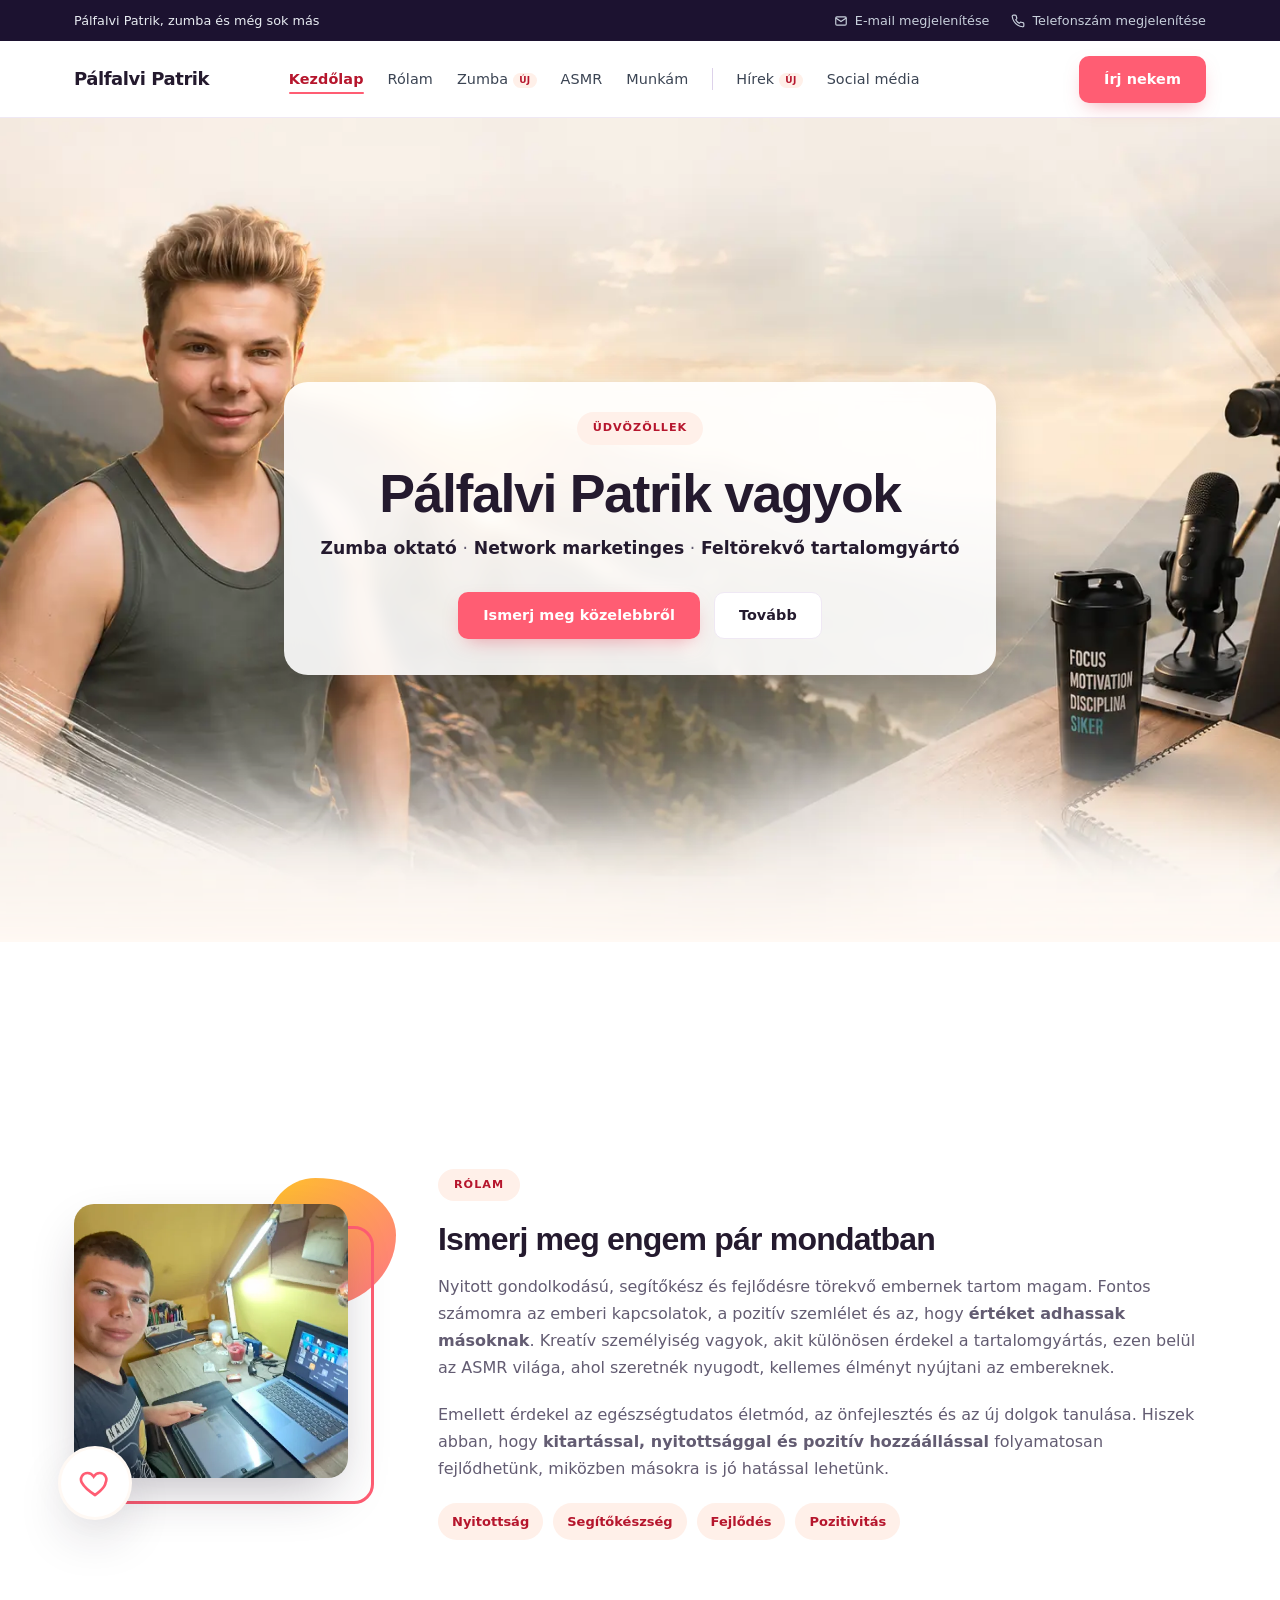
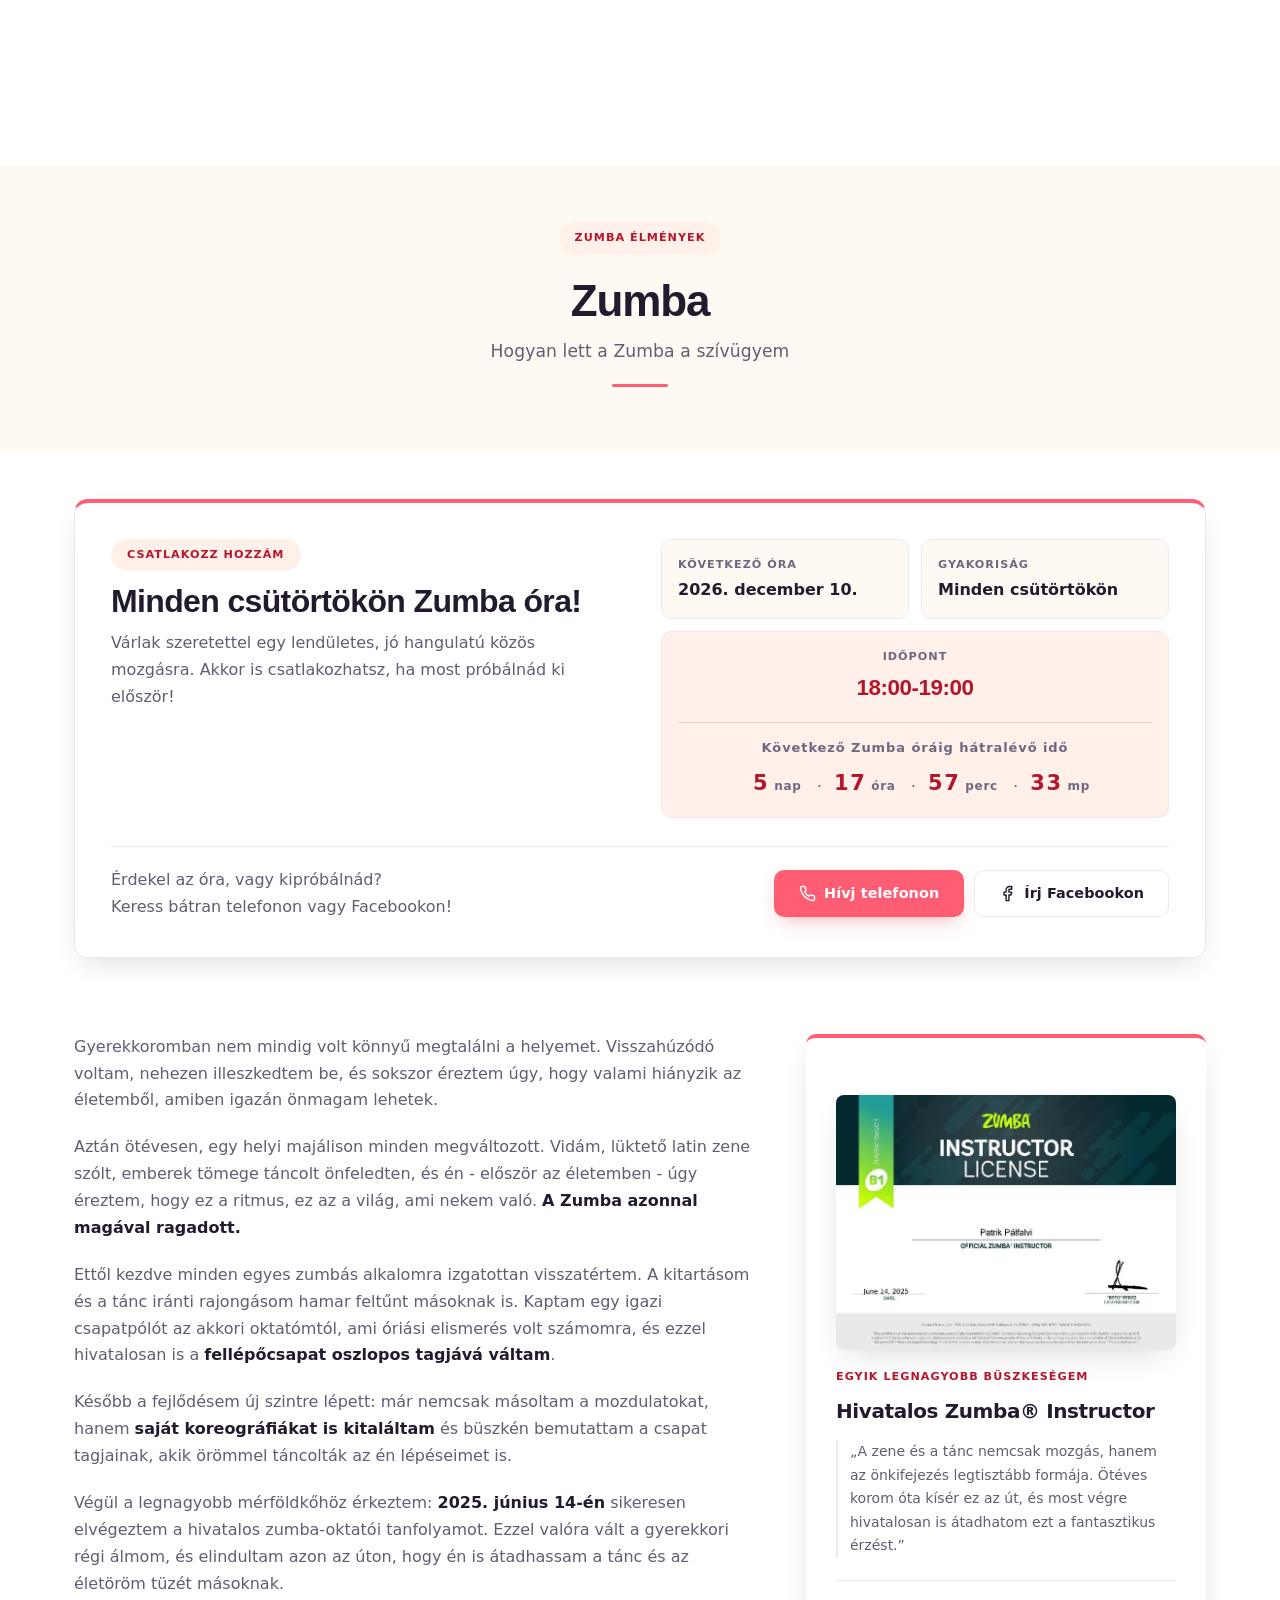
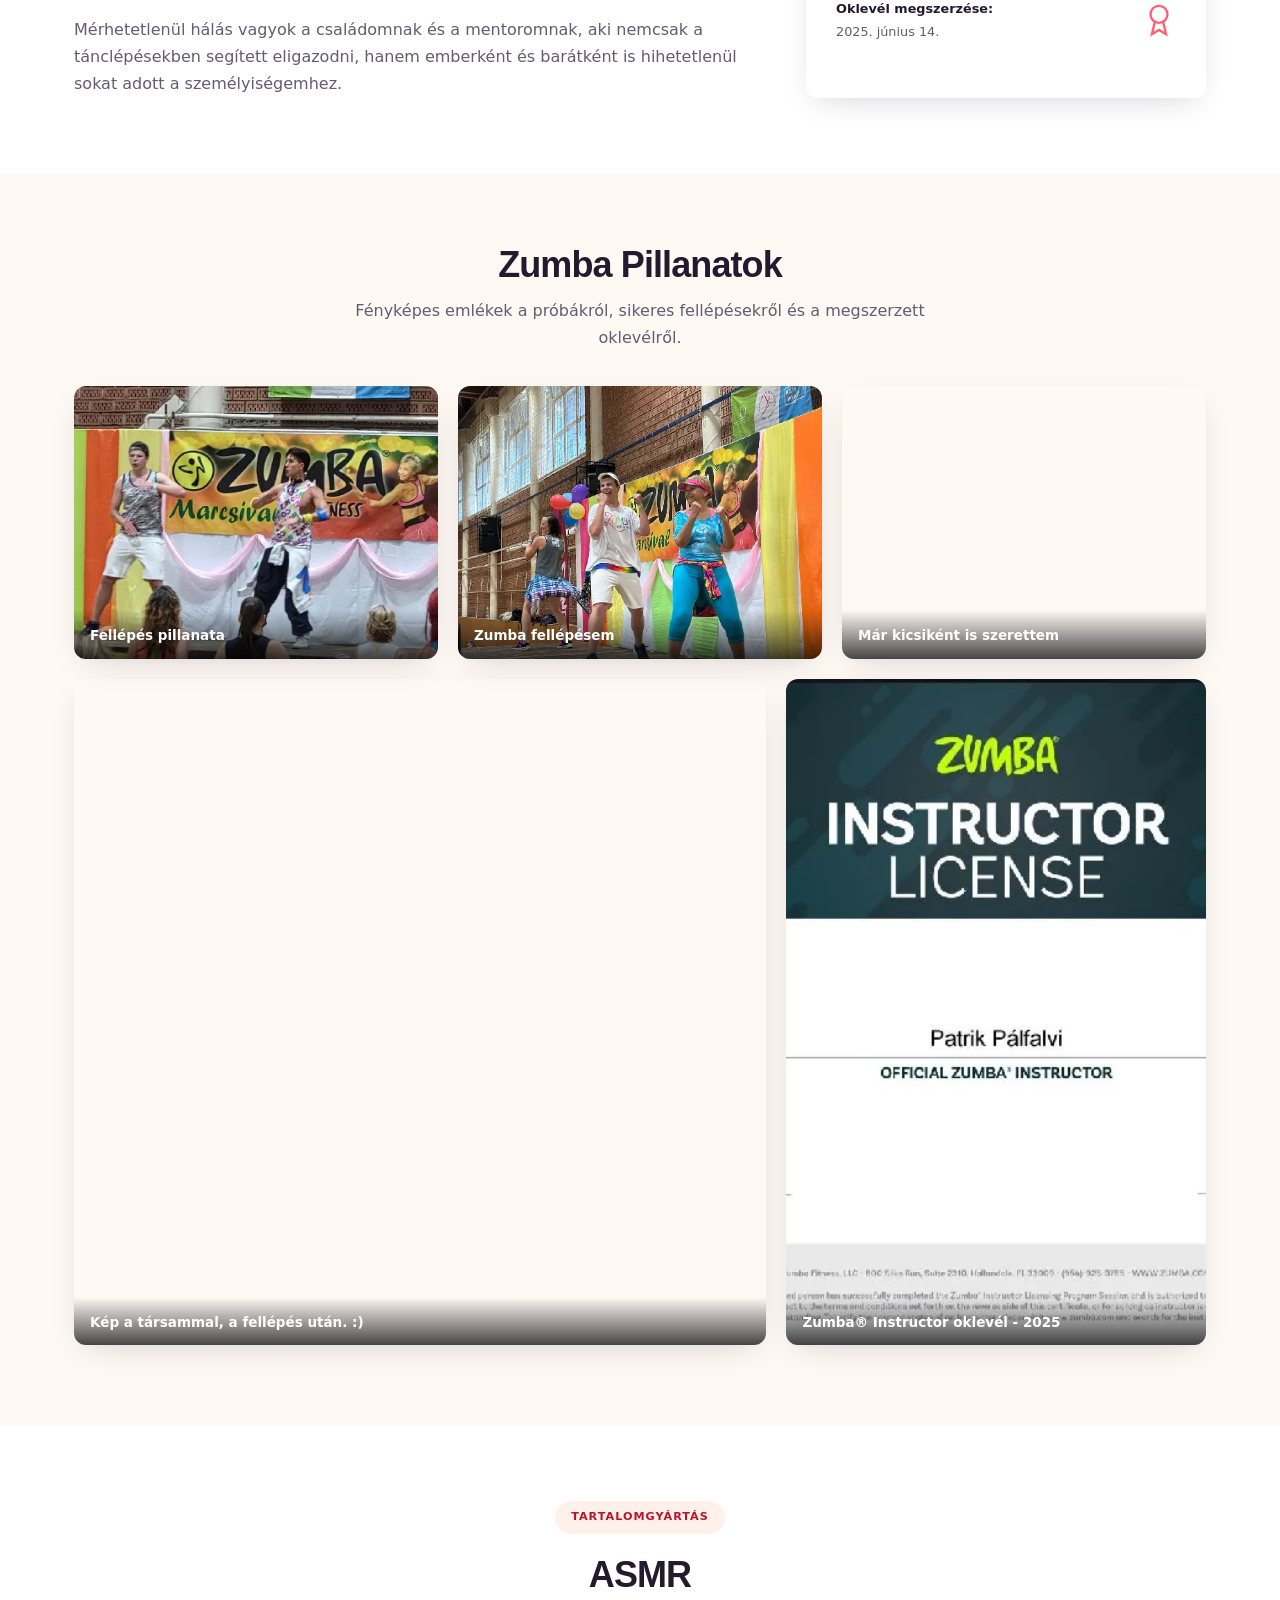
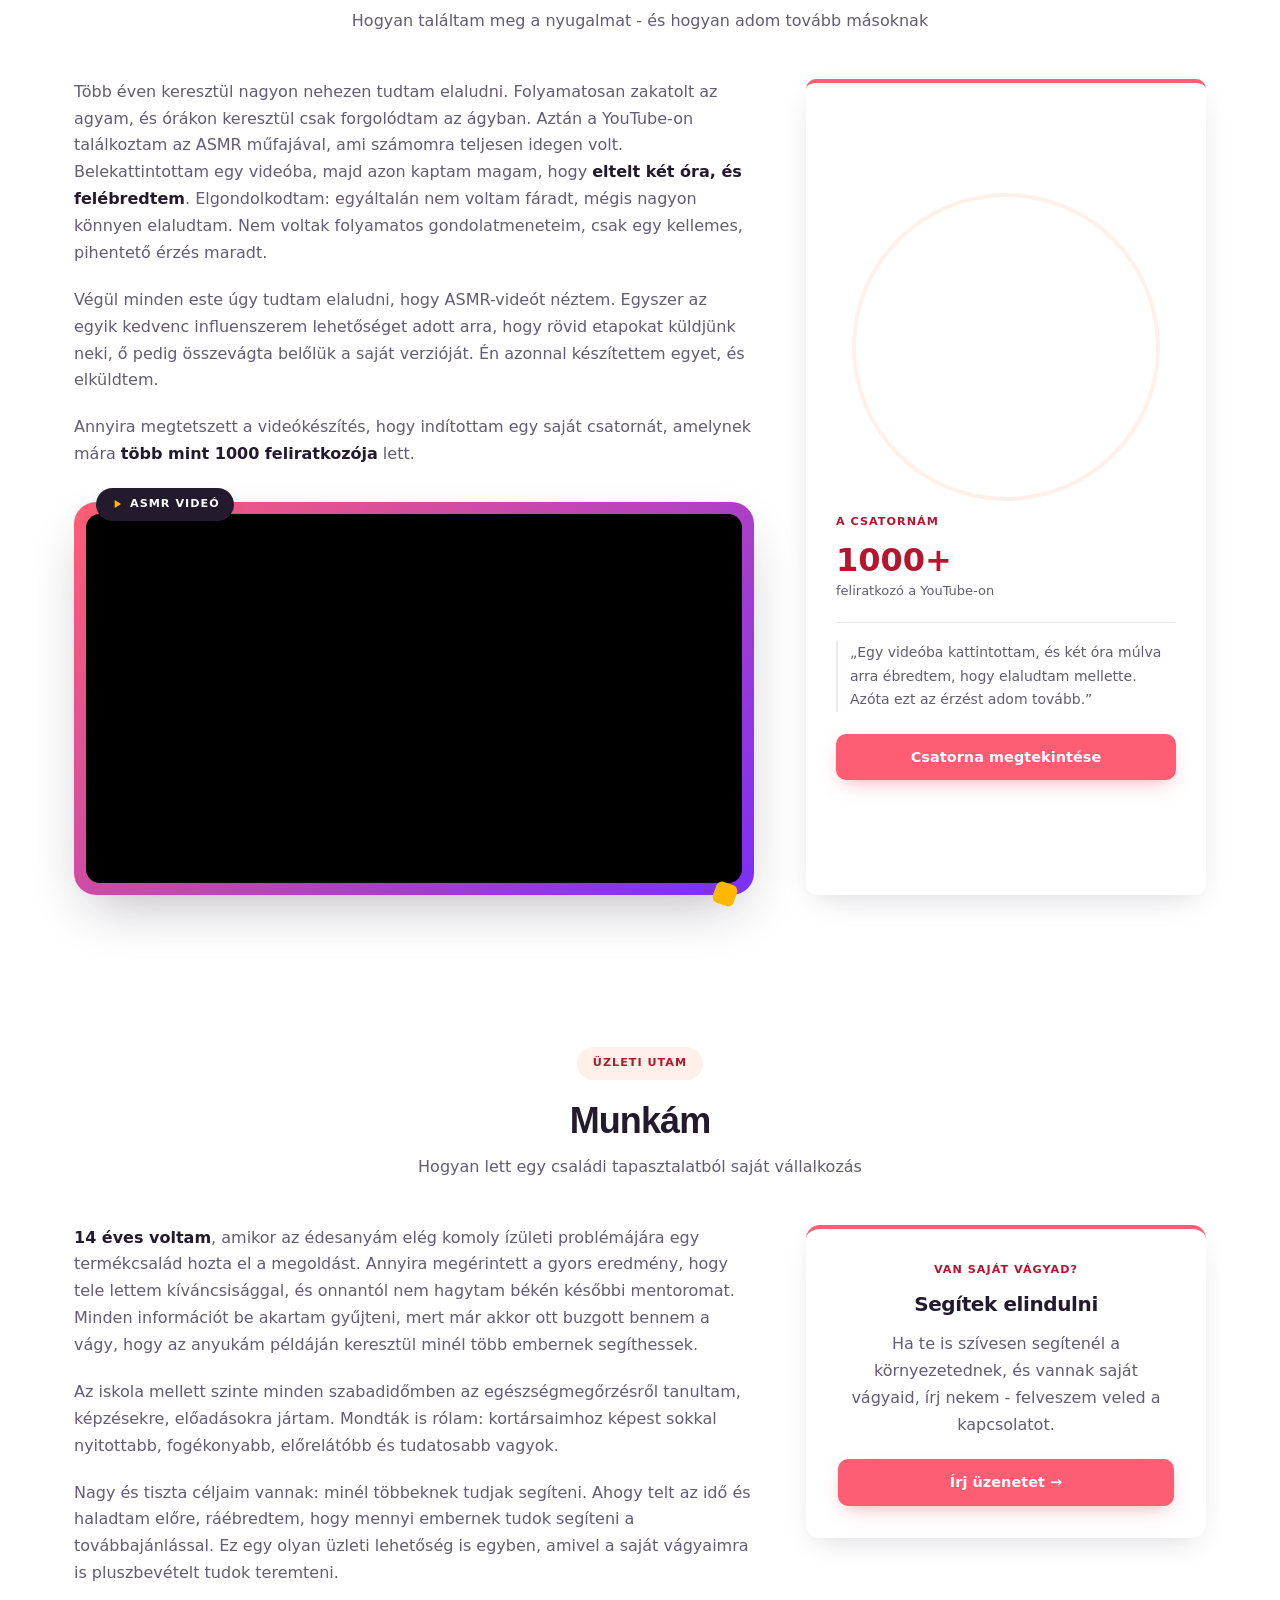
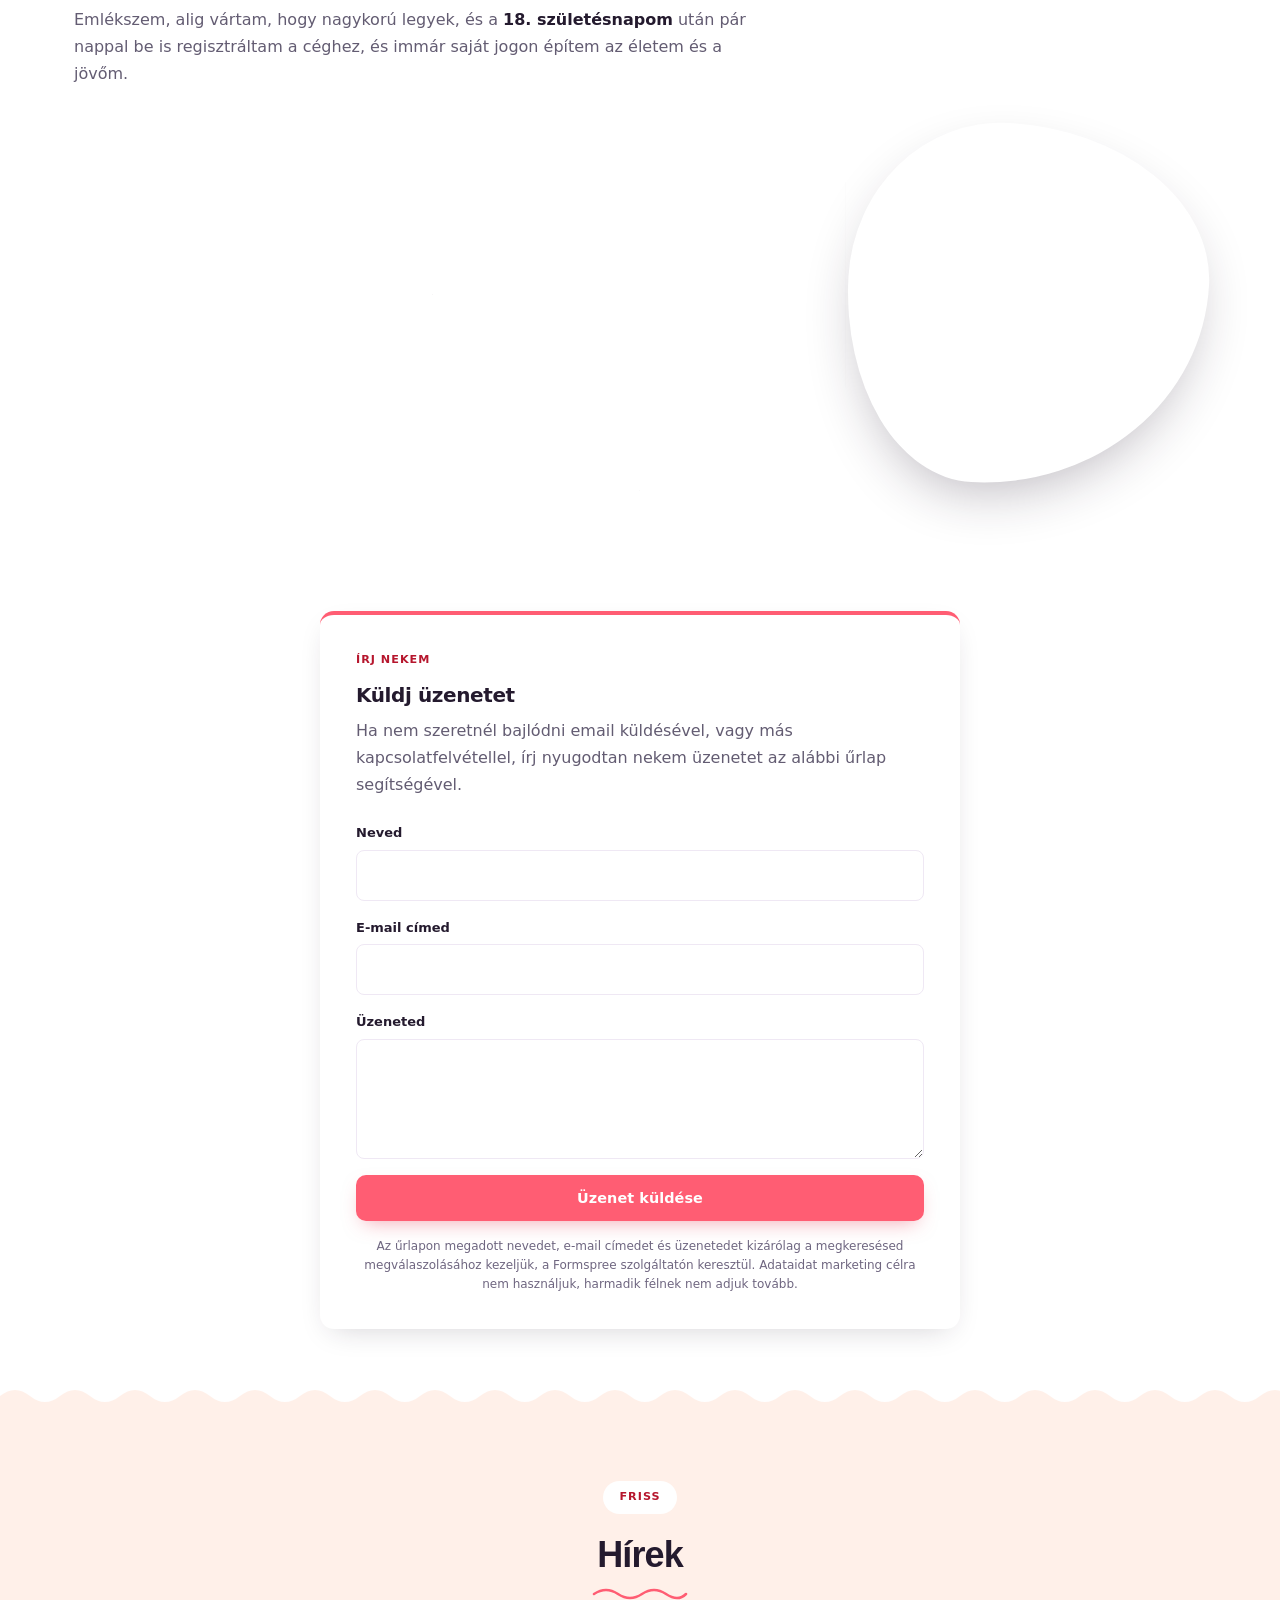
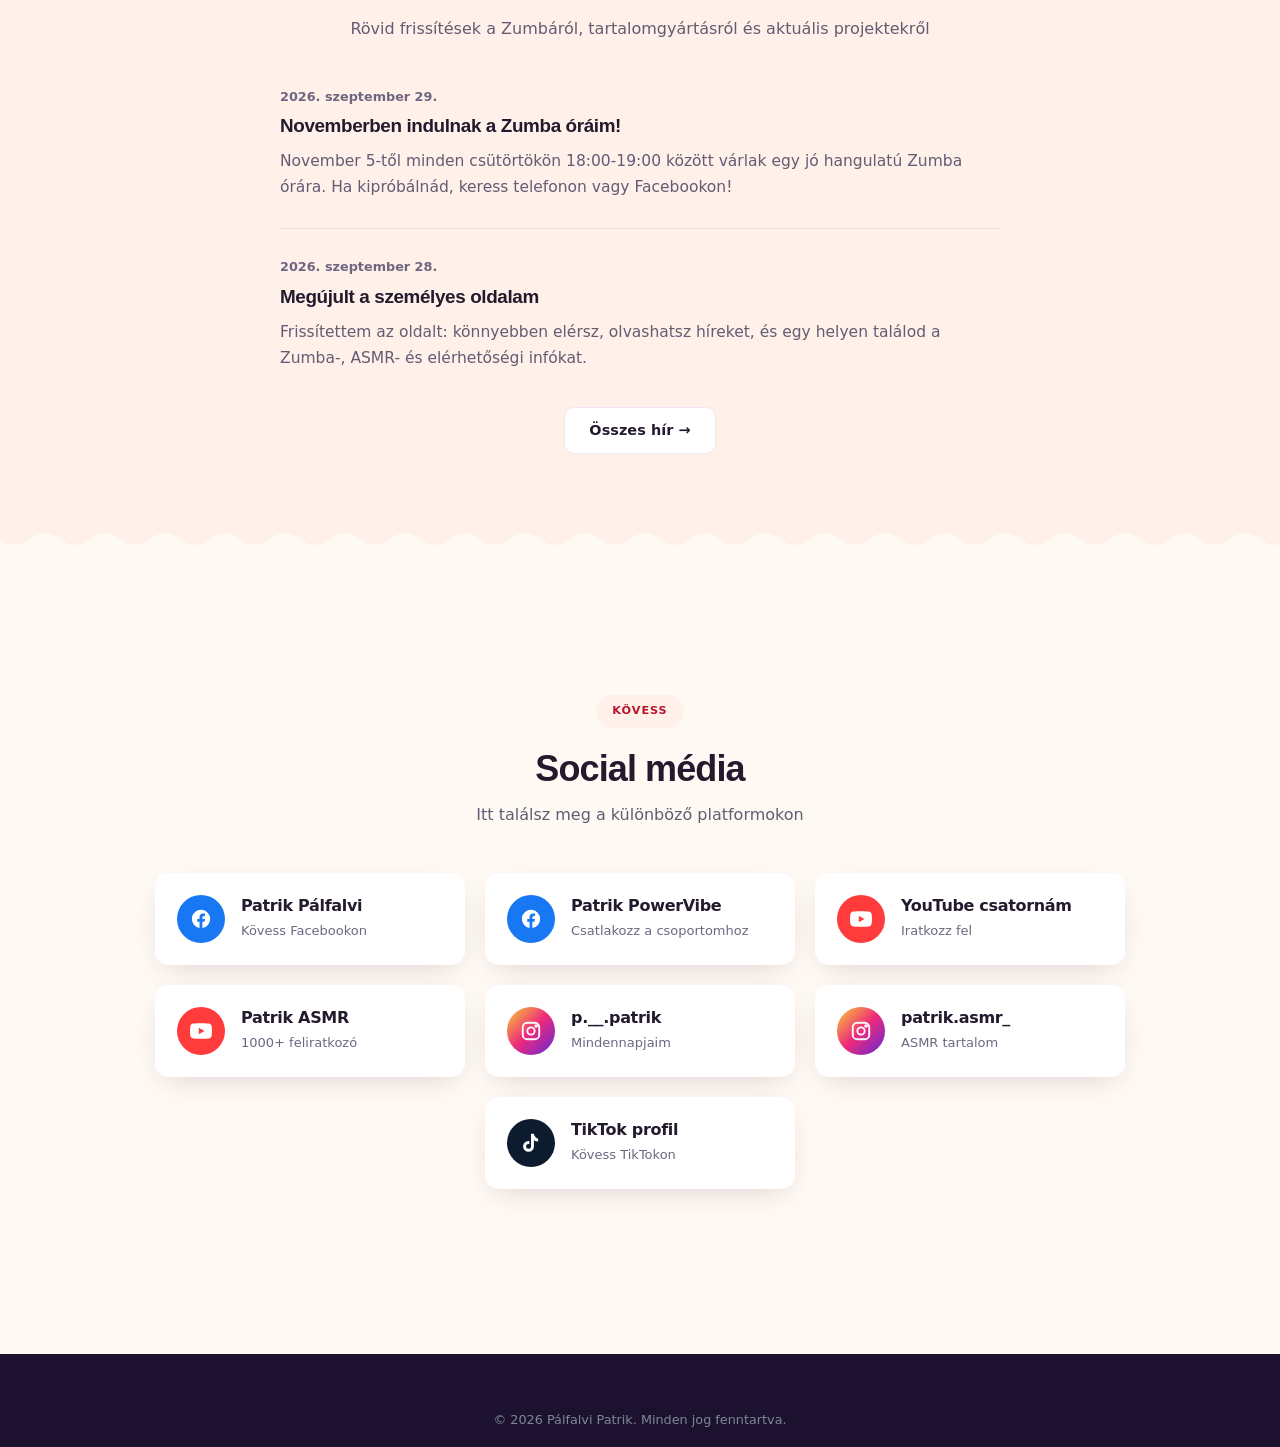
<file: index.html>
<!doctype html>
<html lang="hu">
  <head>
    <meta charset="UTF-8" />
    <meta name="viewport" content="width=device-width, initial-scale=1.0" />
    <meta
      name="description"
      content="Hivatalos Zumba® oktató Magyarországon - Pálfalvi Patrik: Zumba, ASMR tartalom és network marketing. Személyes oldal, hírek és elérhetőség."
    />
    <meta name="referrer" content="strict-origin-when-cross-origin" />
    <link rel="icon" href="assets/favicon.ico" />
    <link
      rel="icon"
      type="image/png"
      sizes="32x32"
      href="assets/favicon-32x32.png"
    />
    <link
      rel="apple-touch-icon"
      sizes="180x180"
      href="assets/apple-touch-icon.png"
    />
    <link rel="canonical" href="https://palfalvipatrik.hu/" />
    <meta
      http-equiv="Content-Security-Policy"
      content="default-src 'self'; script-src 'self'; style-src 'self' https://fonts.googleapis.com; font-src 'self' https://fonts.gstatic.com; img-src 'self' data:; frame-src https://www.youtube-nocookie.com; connect-src 'self' https://formspree.io https://fonts.googleapis.com https://fonts.gstatic.com; form-action 'self' https://formspree.io; base-uri 'self'"
    />
    <link rel="preconnect" href="https://www.youtube-nocookie.com" />
    <link rel="preconnect" href="https://formspree.io" />
    <link
      rel="preload"
      as="image"
      href="assets/hero-art.webp"
      fetchpriority="high"
    />
    <link rel="preconnect" href="https://fonts.googleapis.com" />
    <link rel="preconnect" href="https://fonts.gstatic.com" crossorigin />
    <link
      href="https://fonts.googleapis.com/css2?family=Baloo+2:wght@500..700&amp;family=Nunito+Sans:wght@400..700&amp;display=swap"
      rel="stylesheet"
    />
    <link rel="stylesheet" href="css/main.css" />
    <title>
      Pálfalvi Patrik - Zumba oktató Magyarországon | ASMR &amp; Network
      Marketing
    </title>
    <meta property="og:type" content="website" />
    <meta property="og:site_name" content="Pálfalvi Patrik" />
    <meta property="og:locale" content="hu_HU" />
    <meta property="og:url" content="https://palfalvipatrik.hu/" />
    <meta
      property="og:title"
      content="Pálfalvi Patrik - Zumba oktató Magyarországon"
    />
    <meta
      property="og:description"
      content="Hivatalos Zumba® oktató - Pálfalvi Patrik személyes oldala: Zumba élmények, ASMR csatorna, elérhetőség és hírek."
    />
    <meta
      property="og:image"
      content="https://palfalvipatrik.hu/assets/profile.webp"
    />
    <meta property="og:image:alt" content="Pálfalvi Patrik portréja" />
    <meta name="twitter:card" content="summary_large_image" />
    <meta
      name="twitter:title"
      content="Pálfalvi Patrik - Zumba, ASMR &amp; Network Marketing"
    />
    <meta
      name="twitter:description"
      content="Hivatalos Zumba® oktató - Pálfalvi Patrik személyes oldala: Zumba élmények, ASMR csatorna, elérhetőség és hírek."
    />
    <meta
      name="twitter:image"
      content="https://palfalvipatrik.hu/assets/profile.webp"
    />
    <meta name="twitter:image:alt" content="Pálfalvi Patrik portréja" />
    <script type="application/ld+json">
      {
        "@context": "https://schema.org",
        "@graph": [
          {
            "@type": "Person",
            "@id": "https://palfalvipatrik.hu/#person",
            "name": "Pálfalvi Patrik",
            "url": "https://palfalvipatrik.hu/",
            "image": "https://palfalvipatrik.hu/assets/profile.webp",
            "jobTitle": "Zumba oktató",
            "knowsAbout": [
              "Zumba",
              "ASMR",
              "Network marketing",
              "Tartalomgyártás"
            ],
            "nationality": {
              "@type": "Country",
              "name": "Magyarország"
            },
            "areaServed": {
              "@type": "Country",
              "name": "Magyarország"
            },
            "sameAs": [
              "https://www.youtube.com/@palfalvipatrik4115",
              "https://www.youtube.com/@patrikasmr4140",
              "https://www.instagram.com/p.__.patrik/",
              "https://www.facebook.com/profile.php?id=61562793493929"
            ]
          },
          {
            "@type": "ProfessionalService",
            "@id": "https://palfalvipatrik.hu/#zumba-service",
            "name": "Pálfalvi Patrik - Zumba® oktatás",
            "url": "https://palfalvipatrik.hu/#zumba",
            "description": "Hivatalos Zumba® Instructor - tánc, mozgás és életöröm.",
            "areaServed": {
              "@type": "Country",
              "name": "Magyarország"
            },
            "provider": {
              "@id": "https://palfalvipatrik.hu/#person"
            }
          },
          {
            "@type": "WebSite",
            "@id": "https://palfalvipatrik.hu/#website",
            "url": "https://palfalvipatrik.hu/",
            "name": "Pálfalvi Patrik",
            "inLanguage": "hu",
            "publisher": {
              "@id": "https://palfalvipatrik.hu/#person"
            }
          }
        ]
      }
    </script>
  </head>
  <body>
    <a href="#top" class="skip-link">Ugrás a tartalomra</a>

    <div class="topbar" id="elerhetoseg">
      <div class="wrap">
        <span class="topbar-title">Pálfalvi Patrik, zumba és még sok más</span>
        <div class="topbar-contacts">
          <a href="#" id="emailLink">
            <svg
              viewBox="0 0 24 24"
              fill="none"
              stroke="currentColor"
              stroke-width="2"
            >
              <rect x="3" y="5" width="18" height="14" rx="2" />
              <path d="M3 7l9 6 9-6" />
            </svg>

            <span id="emailText">E-mail megjelenítése</span>
          </a>

          <a href="#" id="phoneLink">
            <svg
              viewBox="0 0 24 24"
              fill="none"
              stroke="currentColor"
              stroke-width="2"
            >
              <path
                d="M22 16.92v3a2 2 0 0 1-2.18 2 19.79 19.79 0 0 1-8.63-3.07 19.5 19.5 0 0 1-6-6 19.79 19.79 0 0 1-3.07-8.67A2 2 0 0 1 4.11 2h3a2 2 0 0 1 2 1.72c.127.96.362 1.903.7 2.81a2 2 0 0 1-.45 2.11L8.09 9.91a16 16 0 0 0 6 6l1.27-1.27a2 2 0 0 1 2.11-.45c.907.338 1.85.573 2.81.7A2 2 0 0 1 22 16.92z"
              />
            </svg>

            <span id="phoneText">Telefonszám megjelenítése</span>

          </a>
        </div>
      </div>
    </div>

    <nav class="navbar">
      <div class="wrap">
        <a href="#top" class="logo"> Pálfalvi Patrik </a>
        <ul class="nav-links" id="navLinks"></ul>
        <div class="nav-overlay" id="navOverlay"></div>
        <div class="nav-right">
          <a href="#uzenet" class="btn btn-primary nav-cta"
            ><span>Írj nekem</span></a
          >
          <button
            class="nav-toggle"
            id="navToggle"
            aria-label="Menü megnyitása"
            aria-expanded="false"
          >
            <span></span><span></span><span></span>
          </button>
        </div>
      </div>
    </nav>

    <main>
      <header class="hero" id="top">
        <img
          class="hero-art"
          src="assets/hero-art.webp"
          alt=""
          fetchpriority="high"
        />
        <div class="wrap hero-inner">
          <span class="eyebrow">ÜDVÖZÖLLEK</span>
          <h1>Pálfalvi Patrik vagyok</h1>
          <p class="hero-roles">
            <b>Zumba oktató</b> · <b>Network marketinges</b> ·
            <b>Feltörekvő tartalomgyártó</b>
          </p>
          <div class="hero-ctas">
            <a href="#rolam" class="btn btn-primary">Ismerj meg közelebbről</a>
            <a href="#zumba" class="btn btn-outline">Tovább</a>
          </div>
        </div>
      </header>

      <section class="about" id="rolam">
        <div class="wrap about-grid">
          <div class="about-visual">
            <img
              class="portrait"
              src="assets/profile.webp"
              alt="Pálfalvi Patrik portréja"
              loading="lazy"
              decoding="async"
            />
            <span class="about-badge"
              ><svg
                viewBox="0 0 24 24"
                fill="none"
                stroke="currentColor"
                stroke-width="2"
              >
                <path
                  d="M12 21s-7.5-4.7-10-9.4C.5 8.3 2.6 4.5 6.4 4.5c2 0 3.6 1.1 4.6 2.7 1-1.6 2.6-2.7 4.6-2.7 3.8 0 5.9 3.8 4.4 7.1C19.5 16.3 12 21 12 21z"
                /></svg
            ></span>
          </div>
          <div class="about-copy">
            <span class="eyebrow">RÓLAM</span>
            <h2>Ismerj meg engem pár mondatban</h2>
            <p>
              Nyitott gondolkodású, segítőkész és fejlődésre törekvő embernek
              tartom magam. Fontos számomra az emberi kapcsolatok, a pozitív
              szemlélet és az, hogy <strong>értéket adhassak másoknak</strong>.
              Kreatív személyiség vagyok, akit különösen érdekel a
              tartalomgyártás, ezen belül az ASMR világa, ahol szeretnék
              nyugodt, kellemes élményt nyújtani az embereknek.
            </p>
            <p>
              Emellett érdekel az egészségtudatos életmód, az önfejlesztés és az
              új dolgok tanulása. Hiszek abban, hogy
              <strong
                >kitartással, nyitottsággal és pozitív hozzáállással</strong
              >
              folyamatosan fejlődhetünk, miközben másokra is jó hatással
              lehetünk.
            </p>
            <div class="chip-row">
              <span class="chip">Nyitottság</span>
              <span class="chip">Segítőkészség</span>
              <span class="chip">Fejlődés</span>
              <span class="chip">Pozitivitás</span>
            </div>
          </div>
        </div>
      </section>

      <section id="zumba">
        <header class="hero hero-compact">
          <div class="wrap hero-inner">
            <span class="eyebrow">ZUMBA ÉLMÉNYEK</span>
            <h2 class="sec-title-lg">Zumba</h2>
            <p class="hero-roles mb-0">Hogyan lett a Zumba a szívügyem</p>
            <div class="underline"></div>
          </div>
        </header>

        <section
          class="zumba-class-info"
          id="zumba-orak"
          data-start="2026-11-05T18:00"
          data-end="19:00"
          data-skip=""
          aria-labelledby="zumba-classes-title"
        >
          <div class="wrap">
            <div class="zumba-class-card">
              <div class="zumba-class-intro">
                <span class="eyebrow">CSATLAKOZZ HOZZÁM</span>
                <h2 id="zumba-classes-title" data-zumba-fill="heading">
                  November 5-én indulnak a Zumba órák!
                </h2>
                <p>
                  Várlak szeretettel egy lendületes, jó hangulatú közös
                  mozgásra. Akkor is csatlakozhatsz, ha most próbálnád ki
                  először!
                </p>
              </div>
              <div class="zumba-schedule" aria-label="A Zumba órák időpontja">
                <div class="zumba-schedule-item">
                  <span data-zumba-fill="dateLabel">INDULÁS</span>
                  <strong data-zumba-fill="date">2026. november 5.</strong>
                </div>
                <div class="zumba-schedule-item">
                  <span>GYAKORISÁG</span>
                  <strong data-zumba-fill="weekday">Minden csütörtökön</strong>
                </div>
                <div class="zumba-schedule-item zumba-schedule-time">
                  <span>IDŐPONT</span>
                  <strong data-zumba-fill="time">18:00-19:00</strong>
                  <div
                    class="zumba-countdown"
                    id="zumbaCountdown"
                    aria-live="off"
                  >
                    <span class="zumba-countdown-title" data-zumba-fill="countdownTitle"
                      >Első Zumba óráig hátralévő idő</span
                    >
                    <div
                      class="zumba-countdown-grid"
                      aria-label="Visszaszámlálás a Zumba óráig"
                    >
                      <span class="zumba-countdown-unit"
                        ><span data-countdown="days">0</span
                        ><small>nap</small></span
                      >
                      <span class="zumba-countdown-unit"
                        ><span data-countdown="hours">00</span
                        ><small>óra</small></span
                      >
                      <span class="zumba-countdown-unit"
                        ><span data-countdown="minutes">00</span
                        ><small>perc</small></span
                      >
                      <span class="zumba-countdown-unit"
                        ><span data-countdown="seconds">00</span
                        ><small>mp</small></span
                      >
                    </div>
                  </div>
                  <p
                    class="zumba-countdown-done"
                    id="zumbaCountdownDone"
                    hidden
                  >
                    Jelenleg épp zajlik az óra
                  </p>
                </div>
              </div>
              <div class="zumba-class-contact">
                <p>
                  Érdekel az óra, vagy kipróbálnád? <br />Keress bátran
                  telefonon vagy Facebookon!
                </p>
                <div class="zumba-class-actions">
                  <a href="#" id="zumbaPhoneLink" class="btn btn-primary">
                    <svg class="btn-icon" viewBox="0 0 24 24" fill="none" stroke="currentColor" stroke-width="2" stroke-linecap="round" stroke-linejoin="round" aria-hidden="true" focusable="false">
                      <path d="M22 16.92v3a2 2 0 0 1-2.18 2 19.79 19.79 0 0 1-8.63-3.07 19.5 19.5 0 0 1-6-6 19.79 19.79 0 0 1-3.07-8.67A2 2 0 0 1 4.11 2h3a2 2 0 0 1 2 1.72c.127.96.362 1.903.7 2.81a2 2 0 0 1-.45 2.11L8.09 9.91a16 16 0 0 0 6 6l1.27-1.27a2 2 0 0 1 2.11-.45c.907.338 1.85.573 2.81.7A2 2 0 0 1 22 16.92z" />
                    </svg>
                    <span>Hívj telefonon</span>
                  </a>
                  <a href="https://www.facebook.com/profile.php?id=61562793493929" class="btn btn-outline" target="_blank" rel="noopener noreferrer">
                    <svg class="btn-icon" viewBox="0 0 24 24" fill="none" stroke="currentColor" stroke-width="2" stroke-linecap="round" stroke-linejoin="round" aria-hidden="true" focusable="false"><path d="M18 2h-3a5 5 0 0 0-5 5v3H7v4h3v8h4v-8h3l1-4h-4V7a1 1 0 0 1 1-1h3z" /></svg>
                    <span>Írj Facebookon</span>
                  </a>
                </div>
              </div>
            </div>
          </div>
        </section>

        <div class="content">
          <div class="wrap content-grid">
            <div class="article">
              <p>
                Gyerekkoromban nem mindig volt könnyű megtalálni a helyemet.
                Visszahúzódó voltam, nehezen illeszkedtem be, és sokszor éreztem
                úgy, hogy valami hiányzik az életemből, amiben igazán önmagam
                lehetek.
              </p>
              <p>
                Aztán ötévesen, egy helyi majálison minden megváltozott. Vidám,
                lüktető latin zene szólt, emberek tömege táncolt önfeledten, és
                én - először az életemben - úgy éreztem, hogy ez a ritmus, ez az
                a világ, ami nekem való.
                <strong>A Zumba azonnal magával ragadott.</strong>
              </p>
              <p>
                Ettől kezdve minden egyes zumbás alkalomra izgatottan
                visszatértem. A kitartásom és a tánc iránti rajongásom hamar
                feltűnt másoknak is. Kaptam egy igazi csapatpólót az akkori
                oktatómtól, ami óriási elismerés volt számomra, és ezzel
                hivatalosan is a
                <strong>fellépőcsapat oszlopos tagjává váltam</strong>.
              </p>
              <p>
                Később a fejlődésem új szintre lépett: már nemcsak másoltam a
                mozdulatokat, hanem
                <strong>saját koreográfiákat is kitaláltam</strong> és büszkén
                bemutattam a csapat tagjainak, akik örömmel táncolták az én
                lépéseimet is.
              </p>
              <p>
                Végül a legnagyobb mérföldkőhöz érkeztem:
                <strong>2025. június 14-én</strong> sikeresen elvégeztem a
                hivatalos zumba-oktatói tanfolyamot. Ezzel valóra vált a
                gyerekkori régi álmom, és elindultam azon az úton, hogy én is
                átadhassam a tánc és az életöröm tüzét másoknak.
              </p>
              <p>
                Mérhetetlenül hálás vagyok a családomnak és a mentoromnak, aki
                nemcsak a tánclépésekben segített eligazodni, hanem emberként és
                barátként is hihetetlenül sokat adott a személyiségemhez.
              </p>
            </div>
            <aside class="side-card">
              <img
                class="side-thumb"
                src="assets/certificate.webp"
                alt="Zumba® Instructor oklevél"
                loading="lazy"
                decoding="async"
              />
              <div class="side-label">EGYIK LEGNAGYOBB BÜSZKESÉGEM</div>
              <h3>Hivatalos Zumba® Instructor</h3>
              <blockquote>
                „A zene és a tánc nemcsak mozgás, hanem az önkifejezés
                legtisztább formája. Ötéves korom óta kísér ez az út, és most
                végre hivatalosan is átadhatom ezt a fantasztikus érzést.”
              </blockquote>
              <div class="side-divider"></div>
              <div class="side-date-row">
                <div>
                  <div class="side-date-label">Oklevél megszerzése:</div>
                  <div class="side-date-value">2025. június 14.</div>
                </div>
                <svg
                  class="badge-icon"
                  viewBox="0 0 24 24"
                  fill="none"
                  stroke="currentColor"
                  stroke-width="1.6"
                >
                  <circle cx="12" cy="8" r="6" />
                  <path d="M9 13.5 7 22l5-3 5 3-2-8.5" />
                </svg>
              </div>
            </aside>
          </div>
        </div>

        <div class="gallery">
          <div class="wrap">
            <div class="sec-head mb-34">
              <h2 class="sec-title-md">Zumba Pillanatok</h2>
              <p>
                Fényképes emlékek a próbákról, sikeres fellépésekről és a
                megszerzett oklevélről.
              </p>
            </div>
            <div class="g-row g-row-3">
              <div
                class="g-item"
                role="button"
                tabindex="0"
                data-group="gallery"
                data-index="0"
                aria-label="Fellépés pillanata megtekintése nagyban"
              >
                <img
                  src="assets/g01.webp"
                  alt=""
                  loading="lazy"
                  decoding="async"
                /><span class="g-caption" aria-hidden="true"
                  >Fellépés pillanata</span
                ><span class="g-zoom" aria-hidden="true"
                  ><svg
                    viewBox="0 0 24 24"
                    fill="none"
                    stroke="currentColor"
                    stroke-width="2"
                  >
                    <circle cx="11" cy="11" r="7" />
                    <path d="M21 21l-4.3-4.3M11 8v6M8 11h6" /></svg
                ></span>
              </div>
              <div
                class="g-item"
                role="button"
                tabindex="0"
                data-group="gallery"
                data-index="1"
                aria-label="Zumba fellépésem megtekintése nagyban"
              >
                <img
                  src="assets/g02.webp"
                  alt=""
                  loading="lazy"
                  decoding="async"
                /><span class="g-caption" aria-hidden="true"
                  >Zumba fellépésem</span
                ><span class="g-zoom" aria-hidden="true"
                  ><svg
                    viewBox="0 0 24 24"
                    fill="none"
                    stroke="currentColor"
                    stroke-width="2"
                  >
                    <circle cx="11" cy="11" r="7" />
                    <path d="M21 21l-4.3-4.3M11 8v6M8 11h6" /></svg
                ></span>
              </div>
              <div
                class="g-item"
                role="button"
                tabindex="0"
                data-group="gallery"
                data-index="2"
                aria-label="Már kicsiként is szerettem megtekintése nagyban"
              >
                <img
                  src="assets/g03.webp"
                  alt=""
                  loading="lazy"
                  decoding="async"
                /><span class="g-caption" aria-hidden="true"
                  >Már kicsiként is szerettem</span
                ><span class="g-zoom" aria-hidden="true"
                  ><svg
                    viewBox="0 0 24 24"
                    fill="none"
                    stroke="currentColor"
                    stroke-width="2"
                  >
                    <circle cx="11" cy="11" r="7" />
                    <path d="M21 21l-4.3-4.3M11 8v6M8 11h6" /></svg
                ></span>
              </div>
            </div>
            <div class="g-row g-row-2">
              <div
                class="g-item"
                role="button"
                tabindex="0"
                data-group="gallery"
                data-index="3"
                aria-label="Kép a társammal, a fellépés után. :) megtekintése nagyban"
              >
                <img
                  src="assets/g04.webp"
                  alt=""
                  loading="lazy"
                  decoding="async"
                /><span class="g-caption" aria-hidden="true"
                  >Kép a társammal, a fellépés után. :)</span
                ><span class="g-zoom" aria-hidden="true"
                  ><svg
                    viewBox="0 0 24 24"
                    fill="none"
                    stroke="currentColor"
                    stroke-width="2"
                  >
                    <circle cx="11" cy="11" r="7" />
                    <path d="M21 21l-4.3-4.3M11 8v6M8 11h6" /></svg
                ></span>
              </div>
              <div
                class="g-item"
                role="button"
                tabindex="0"
                data-group="gallery"
                data-index="4"
                aria-label="Zumba® Instructor oklevél - 2025 megtekintése nagyban"
              >
                <img
                  src="assets/certificate.webp"
                  alt=""
                  loading="lazy"
                  decoding="async"
                /><span class="g-caption" aria-hidden="true"
                  >Zumba® Instructor oklevél - 2025</span
                ><span class="g-zoom" aria-hidden="true"
                  ><svg
                    viewBox="0 0 24 24"
                    fill="none"
                    stroke="currentColor"
                    stroke-width="2"
                  >
                    <circle cx="11" cy="11" r="7" />
                    <path d="M21 21l-4.3-4.3M11 8v6M8 11h6" /></svg
                ></span>
              </div>
            </div>
          </div>
        </div>
      </section>
      <section class="content asmr-section" id="asmr">
        <img
          class="hero-art hero-art-faint"
          src="assets/asmrpfp.webp"
          alt="Pálfalvi Patrik ASMR csatorna profilképe"
          loading="lazy"
          decoding="async"
        />
        <div class="wrap wrap-relative">
          <div class="sec-head">
            <span class="eyebrow">TARTALOMGYÁRTÁS</span>
            <h2>ASMR</h2>
            <p>
              Hogyan találtam meg a nyugalmat - és hogyan adom tovább másoknak
            </p>
          </div>
          <div class="content-grid mt-0">
            <div class="article">
              <p>
                Több éven keresztül nagyon nehezen tudtam elaludni. Folyamatosan
                zakatolt az agyam, és órákon keresztül csak forgolódtam az
                ágyban. Aztán a YouTube-on találkoztam az ASMR műfajával, ami
                számomra teljesen idegen volt. Belekattintottam egy videóba,
                majd azon kaptam magam, hogy
                <strong>eltelt két óra, és felébredtem</strong>. Elgondolkodtam:
                egyáltalán nem voltam fáradt, mégis nagyon könnyen elaludtam.
                Nem voltak folyamatos gondolatmeneteim, csak egy kellemes,
                pihentető érzés maradt.
              </p>
              <p>
                Végül minden este úgy tudtam elaludni, hogy ASMR-videót néztem.
                Egyszer az egyik kedvenc influenszerem lehetőséget adott arra,
                hogy rövid etapokat küldjünk neki, ő pedig összevágta belőlük a
                saját verzióját. Én azonnal készítettem egyet, és elküldtem.
              </p>
              <p>
                Annyira megtetszett a videókészítés, hogy indítottam egy saját
                csatornát, amelynek mára
                <strong>több mint 1000 feliratkozója</strong> lett.
              </p>
              <div class="video-frame">
                <span class="video-badge"
                  ><svg viewBox="0 0 24 24" fill="currentColor">
                    <path d="M8 5v14l11-7z" />
                  </svg>
                  ASMR VIDEÓ</span
                >
                <div class="video-wrap">
                  <iframe
                    src="https://www.youtube-nocookie.com/embed/eKzlTV24yns"
                    title="ASMR videó"
                    loading="lazy"
                    referrerpolicy="strict-origin-when-cross-origin"
                    allow="
                      accelerometer;
                      autoplay;
                      clipboard-write;
                      encrypted-media;
                      gyroscope;
                      picture-in-picture;
                      web-share;
                    "
                    allowfullscreen
                  ></iframe>
                </div>
              </div>
            </div>
            <aside class="side-card">
              <img
                class="channel-avatar"
                src="assets/asmrpfp.webp"
                alt="Pálfalvi Patrik ASMR csatorna profilképe"
                loading="lazy"
                decoding="async"
              />
              <div class="side-label">A CSATORNÁM</div>
              <div class="side-stat">1000+</div>
              <div class="side-stat-label">feliratkozó a YouTube-on</div>
              <div class="side-divider"></div>
              <blockquote>
                „Egy videóba kattintottam, és két óra múlva arra ébredtem, hogy
                elaludtam mellette. Azóta ezt az érzést adom tovább.”
              </blockquote>
              <a
                href="https://www.youtube.com/@patrikasmr4140/subscribe"
                target="_blank"
                rel="noopener"
                class="btn btn-primary btn-block"
                >Csatorna megtekintése</a
              >
            </aside>
          </div>
        </div>
      </section>

      <section class="munkam" id="munkam">
        <div class="wrap">
          <div class="sec-head">
            <span class="eyebrow">ÜZLETI UTAM</span>
            <h2>Munkám</h2>
            <p>Hogyan lett egy családi tapasztalatból saját vállalkozás</p>
          </div>
          <div class="content-grid munkam-grid mt-0">
            <div class="article munkam-copy">
              <p>
                <strong>14 éves voltam</strong>, amikor az édesanyám elég komoly
                ízületi problémájára egy termékcsalád hozta el a megoldást.
                Annyira megérintett a gyors eredmény, hogy tele lettem
                kíváncsisággal, és onnantól nem hagytam békén későbbi
                mentoromat. Minden információt be akartam gyűjteni, mert már
                akkor ott buzgott bennem a vágy, hogy az anyukám példáján
                keresztül minél több embernek segíthessek.
              </p>
              <p>
                Az iskola mellett szinte minden szabadidőmben az
                egészségmegőrzésről tanultam, képzésekre, előadásokra jártam.
                Mondták is rólam: kortársaimhoz képest sokkal nyitottabb,
                fogékonyabb, előrelátóbb és tudatosabb vagyok.
              </p>
              <p>
                Nagy és tiszta céljaim vannak: minél többeknek tudjak segíteni.
                Ahogy telt az idő és haladtam előre, ráébredtem, hogy mennyi
                embernek tudok segíteni a továbbajánlással. Ez egy olyan üzleti
                lehetőség is egyben, amivel a saját vágyaimra is pluszbevételt
                tudok teremteni.
              </p>
              <p>
                Emlékszem, alig vártam, hogy nagykorú legyek, és a
                <strong>18. születésnapom</strong> után pár nappal be is
                regisztráltam a céghez, és immár saját jogon építem az életem és
                a jövőm.
              </p>
            </div>
            <aside class="munkam-cta">
              <div class="side-label">VAN SAJÁT VÁGYAD?</div>
              <h3 class="cta-title">Segítek elindulni</h3>
              <p>
                Ha te is szívesen segítenél a környezetednek, és vannak saját
                vágyaid, írj nekem - felveszem veled a kapcsolatot.
              </p>
              <a href="#uzenet" class="btn btn-primary btn-block"
                >Írj üzenetet →</a
              >
            </aside>
          </div>
          <div class="munkam-photos">
            <div class="photo-strip photo-strip-munkam">
              <img
                src="assets/p01.webp"
                alt="Pillanatkép az utamból"
                loading="lazy"
                decoding="async"
              />
              <img
                src="assets/p02.webp"
                alt="Pillanatkép az utamból"
                loading="lazy"
                decoding="async"
              />
              <img
                src="assets/p03.webp"
                alt="Pillanatkép az utamból"
                loading="lazy"
                decoding="async"
              />
            </div>
          </div>
        </div>
      </section>

      <section class="munkam-contact" id="uzenet">
        <div class="wrap">
          <div class="contact-card">
            <div class="side-label">ÍRJ NEKEM</div>
            <h3>Küldj üzenetet</h3>
            <p>
              Ha nem szeretnél bajlódni email küldésével, vagy más
              kapcsolatfelvétellel, írj nyugodtan nekem üzenetet az alábbi űrlap
              segítségével.
            </p>
            <form
              id="contactForm"
              action="https://formspree.io/f/xjybodrr"
              method="POST"
            >
              <input
                type="text"
                name="_gotcha"
                tabindex="-1"
                autocomplete="off"
                class="visually-hidden"
                aria-hidden="true"
              />
              <div class="form-field">
                <label for="f-name">Neved</label>
                <input
                  type="text"
                  id="f-name"
                  name="name"
                  autocomplete="name"
                  required
                />
              </div>
              <div class="form-field">
                <label for="f-email">E-mail címed</label>
                <input
                  type="email"
                  id="f-email"
                  name="email"
                  autocomplete="email"
                  required
                />
              </div>
              <div class="form-field">
                <label for="f-message">Üzeneted</label>
                <textarea id="f-message" name="message" required></textarea>
              </div>
              <button type="submit" class="btn btn-primary btn-block">
                Üzenet küldése
              </button>
              <p
                class="form-status"
                id="formStatus"
                role="status"
                aria-live="polite"
              ></p>
              <p class="form-privacy">
                Az űrlapon megadott nevedet, e-mail címedet és üzenetedet
                kizárólag a megkeresésed megválaszolásához kezeljük, a Formspree
                szolgáltatón keresztül. Adataidat marketing célra nem
                használjuk, harmadik félnek nem adjuk tovább.
              </p>
            </form>
          </div>
        </div>
      </section>

      <section class="news" id="hirek" aria-labelledby="hirek-title">
        <div class="wrap">
          <div class="sec-head">
            <span class="eyebrow">FRISS</span>
            <h2 id="hirek-title">Hírek</h2>
            <svg
              class="squiggle"
              viewBox="0 0 96 12"
              aria-hidden="true"
              focusable="false"
            >
              <path d="M2 6Q14 -2 26 6T50 6T74 6T94 6" />
            </svg>
            <p>
              Rövid frissítések a Zumbáról, tartalomgyártásról és aktuális
              projektekről
            </p>
          </div>
          <ul
            class="news-list"
            data-news-list
            data-posts="blog/posts.json"
            data-link-prefix="blog/"
            data-limit="3"
          >
            <li class="news-item">
              <time class="news-date" datetime="2026-09-29"
                >2026. szeptember 29.</time
              >
              <h3 class="news-title">
                <a href="blog/zumba-orak-novembertol/"
                  >Novemberben indulnak a Zumba óráim!</a
                >
              </h3>
              <p class="news-excerpt">
                November 5-től minden csütörtökön 18:00-19:00 között várlak egy
                jó hangulatú Zumba órára. Ha kipróbálnád, keress telefonon vagy
                Facebookon!
              </p>
            </li>
            <li class="news-item">
              <time class="news-date" datetime="2026-09-28"
                >2026. szeptember 28.</time
              >
              <h3 class="news-title">
                <a href="blog/megujult-az-oldalam/"
                  >Megújult a személyes oldalam</a
                >
              </h3>
              <p class="news-excerpt">
                Frissítettem az oldalt: könnyebben elérsz, olvashatsz híreket,
                és egy helyen találod a Zumba-, ASMR- és elérhetőségi infókat.
              </p>
            </li>
          </ul>
          <p class="news-more">
            <a href="blog/" class="btn btn-outline">Összes hír →</a>
          </p>
        </div>
      </section>

      <section class="social" id="social">
        <div class="wrap">
          <div class="sec-head">
            <span class="eyebrow">KÖVESS</span>
            <h2>Social média</h2>
            <p>Itt találsz meg a különböző platformokon</p>
          </div>
          <div class="social-grid">
            <a
              class="link-card"
              href="https://www.facebook.com/profile.php?id=61562793493929"
              target="_blank"
              rel="noopener"
            >
              <span class="ic ic-fb"
                ><svg viewBox="0 0 24 24" fill="currentColor">
                  <path
                    d="M22 12a10 10 0 1 0-11.6 9.9v-7H7.9V12h2.5V9.8c0-2.5 1.5-3.9 3.8-3.9 1.1 0 2.2.2 2.2.2v2.5h-1.3c-1.2 0-1.6.8-1.6 1.6V12h2.8l-.4 2.9h-2.4v7A10 10 0 0 0 22 12Z"
                  /></svg
              ></span>
              <span
                ><h3>Patrik Pálfalvi</h3>
                <span>Kövess Facebookon</span></span
              >
            </a>
            <a
              class="link-card"
              href="https://www.facebook.com/groups/775707488833346"
              target="_blank"
              rel="noopener"
            >
              <span class="ic ic-fb"
                ><svg viewBox="0 0 24 24" fill="currentColor">
                  <path
                    d="M22 12a10 10 0 1 0-11.6 9.9v-7H7.9V12h2.5V9.8c0-2.5 1.5-3.9 3.8-3.9 1.1 0 2.2.2 2.2.2v2.5h-1.3c-1.2 0-1.6.8-1.6 1.6V12h2.8l-.4 2.9h-2.4v7A10 10 0 0 0 22 12Z"
                  /></svg
              ></span>
              <span
                ><h3>Patrik PowerVibe</h3>
                <span>Csatlakozz a csoportomhoz</span></span
              >
            </a>
            <a
              class="link-card"
              href="https://www.youtube.com/@palfalvipatrik4115"
              target="_blank"
              rel="noopener"
            >
              <span class="ic ic-yt"
                ><svg viewBox="0 0 24 24" fill="currentColor">
                  <path
                    d="M23.5 6.2a3 3 0 0 0-2.1-2.1C19.5 3.5 12 3.5 12 3.5s-7.5 0-9.4.6A3 3 0 0 0 .5 6.2 31 31 0 0 0 0 12a31 31 0 0 0 .5 5.8 3 3 0 0 0 2.1 2.1c1.9.6 9.4.6 9.4.6s7.5 0 9.4-.6a3 3 0 0 0 2.1-2.1A31 31 0 0 0 24 12a31 31 0 0 0-.5-5.8ZM9.6 15.6V8.4L15.8 12Z"
                  /></svg
              ></span>
              <span
                ><h3>YouTube csatornám</h3>
                <span>Iratkozz fel</span></span
              >
            </a>
            <a
              class="link-card"
              href="https://www.youtube.com/@patrikasmr4140/videos"
              target="_blank"
              rel="noopener"
            >
              <span class="ic ic-yt"
                ><svg viewBox="0 0 24 24" fill="currentColor">
                  <path
                    d="M23.5 6.2a3 3 0 0 0-2.1-2.1C19.5 3.5 12 3.5 12 3.5s-7.5 0-9.4.6A3 3 0 0 0 .5 6.2 31 31 0 0 0 0 12a31 31 0 0 0 .5 5.8 3 3 0 0 0 2.1 2.1c1.9.6 9.4.6 9.4.6s7.5 0 9.4-.6a3 3 0 0 0 2.1-2.1A31 31 0 0 0 24 12a31 31 0 0 0-.5-5.8ZM9.6 15.6V8.4L15.8 12Z"
                  /></svg
              ></span>
              <span
                ><h3>Patrik ASMR</h3>
                <span>1000+ feliratkozó</span></span
              >
            </a>
            <a
              class="link-card"
              href="https://www.instagram.com/p.__.patrik/"
              target="_blank"
              rel="noopener"
            >
              <span class="ic ic-ig"
                ><svg
                  viewBox="0 0 24 24"
                  fill="none"
                  stroke="currentColor"
                  stroke-width="2"
                >
                  <rect x="3" y="3" width="18" height="18" rx="5" />
                  <circle cx="12" cy="12" r="4" />
                  <circle cx="17.5" cy="6.5" r="1" /></svg
              ></span>
              <span
                ><h3>p.__.patrik</h3>
                <span>Mindennapjaim</span></span
              >
            </a>
            <a
              class="link-card"
              href="https://www.instagram.com/patrik.asmr_/"
              target="_blank"
              rel="noopener"
            >
              <span class="ic ic-ig"
                ><svg
                  viewBox="0 0 24 24"
                  fill="none"
                  stroke="currentColor"
                  stroke-width="2"
                >
                  <rect x="3" y="3" width="18" height="18" rx="5" />
                  <circle cx="12" cy="12" r="4" />
                  <circle cx="17.5" cy="6.5" r="1" /></svg
              ></span>
              <span
                ><h3>patrik.asmr_</h3>
                <span>ASMR tartalom</span></span
              >
            </a>
            <a
              class="link-card"
              href="https://www.tiktok.com/@patrickpal19"
              target="_blank"
              rel="noopener"
            >
              <span class="ic ic-tt"
                ><svg viewBox="0 0 24 24" fill="currentColor">
                  <path
                    d="M16.6 5.2c-.9-.8-1.4-2-1.5-3.2h-3.1v13.7c0 1.5-1.2 2.7-2.7 2.7a2.7 2.7 0 0 1-2.7-2.7 2.7 2.7 0 0 1 2.7-2.7c.3 0 .6 0 .9.1V9.9a5.9 5.9 0 0 0-.9-.1A5.9 5.9 0 0 0 3.4 15.7 5.9 5.9 0 0 0 9.3 21.6a5.9 5.9 0 0 0 5.9-5.9V8.9a7.8 7.8 0 0 0 4.6 1.5V7.3a4.8 4.8 0 0 1-3.2-2.1Z"
                  /></svg
              ></span>
              <span
                ><h3>TikTok profil</h3>
                <span>Kövess TikTokon</span></span
              >
            </a>
          </div>
        </div>
      </section>
    </main>

    <footer>
      <div class="footer-bottom">
        <span>© 2026 Pálfalvi Patrik. Minden jog fenntartva.</span>
      </div>
    </footer>

    <a href="#top" class="to-top" id="toTop" aria-label="Vissza a tetejére">
      <svg
        viewBox="0 0 24 24"
        fill="none"
        stroke="currentColor"
        stroke-width="2"
      >
        <path d="M18 15l-6-6-6 6" />
      </svg>
    </a>

    <div
      class="lightbox"
      id="lightbox"
      role="dialog"
      aria-modal="true"
      aria-label="Kép nagynézet"
    >
      <button class="lightbox-close" id="lbClose" aria-label="Bezárás">
        <svg
          viewBox="0 0 24 24"
          fill="none"
          stroke="currentColor"
          stroke-width="2"
        >
          <path d="M18 6 6 18M6 6l12 12" />
        </svg>
      </button>
      <button class="lightbox-prev" id="lbPrev" aria-label="Előző kép">
        <svg
          viewBox="0 0 24 24"
          fill="none"
          stroke="currentColor"
          stroke-width="2"
        >
          <path d="M15 18l-6-6 6-6" />
        </svg>
      </button>
      <img class="lightbox-img" id="lbImg" src="[data-uri]" alt="" />
      <button class="lightbox-next" id="lbNext" aria-label="Következő kép">
        <svg
          viewBox="0 0 24 24"
          fill="none"
          stroke="currentColor"
          stroke-width="2"
        >
          <path d="M9 18l6-6-6-6" />
        </svg>
      </button>
      <div class="lightbox-caption" id="lbCaption"></div>
    </div>

    <script src="js/site-nav.js"></script>
    <script src="js/blog.js" defer></script>
    <script src="js/main.js" defer></script>
  </body>
</html>
</file>
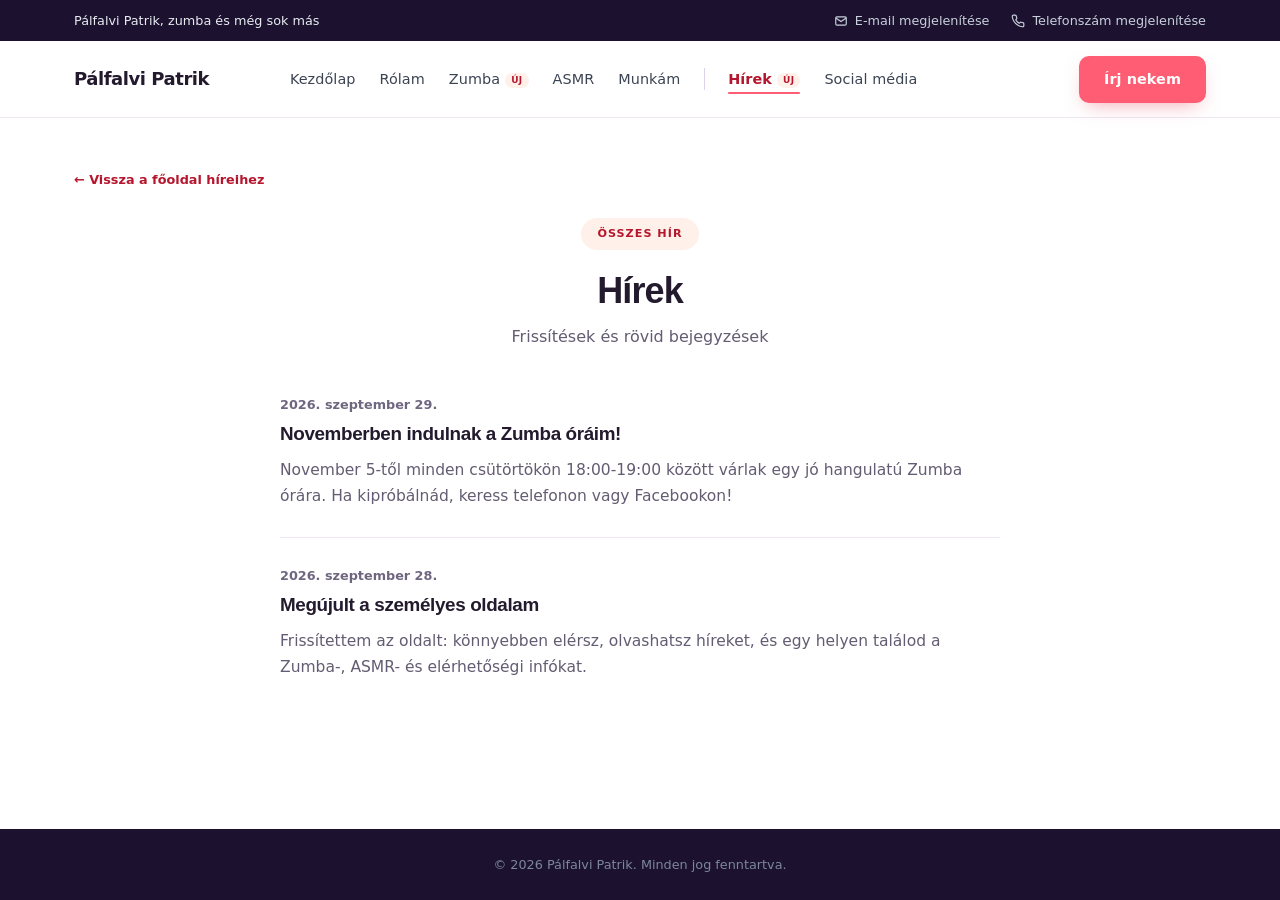
<file: blog/index.html>
<!doctype html>
<html lang="hu">
  <head>
    <!-- FÁJL: blog/index.html - HÍREK GYŰJTŐOLDAL -->
    <meta charset="UTF-8" />
    <meta name="viewport" content="width=device-width, initial-scale=1.0" />
    <meta
      name="description"
      content="Hírek és frissítések - Pálfalvi Patrik személyes oldala: Zumba órák, újdonságok és bejegyzések."
    />
    <meta name="referrer" content="strict-origin-when-cross-origin" />
    <link rel="icon" href="../assets/favicon.ico" />
    <link rel="canonical" href="https://palfalvipatrik.hu/blog/" />
    <meta
      http-equiv="Content-Security-Policy"
      content="default-src 'self'; script-src 'self'; style-src 'self' https://fonts.googleapis.com; font-src 'self' https://fonts.gstatic.com; img-src 'self' data:; frame-src https://www.youtube-nocookie.com; connect-src 'self' https://formspree.io https://fonts.googleapis.com https://fonts.gstatic.com; form-action 'self' https://formspree.io; base-uri 'self'"
    />
    <meta property="og:type" content="website" />
    <meta property="og:site_name" content="Pálfalvi Patrik" />
    <meta property="og:locale" content="hu_HU" />
    <meta property="og:url" content="https://palfalvipatrik.hu/blog/" />
    <meta property="og:title" content="Hírek - Pálfalvi Patrik" />
    <meta
      property="og:description"
      content="Hírek és frissítések - Pálfalvi Patrik személyes oldala: Zumba órák, újdonságok és bejegyzések."
    />
    <meta
      property="og:image"
      content="https://palfalvipatrik.hu/assets/profile.webp"
    />
    <meta name="twitter:card" content="summary_large_image" />
    <link rel="preconnect" href="https://fonts.googleapis.com" />
    <link rel="preconnect" href="https://fonts.gstatic.com" crossorigin />
    <link
      href="https://fonts.googleapis.com/css2?family=Baloo+2:wght@500..700&amp;family=Nunito+Sans:wght@400..700&amp;display=swap"
      rel="stylesheet"
    />
    <link rel="stylesheet" href="../css/main.css" />
    <title>Hírek - Pálfalvi Patrik</title>
  </head>
  <body class="blog-page" data-nav-prefix="../">
    <a href="#blog-main" class="skip-link">Ugrás a tartalomra</a>

    <div class="topbar" id="elerhetoseg">
      <div class="wrap">
        <span class="topbar-title">Pálfalvi Patrik, zumba és még sok más</span>
        <div class="topbar-contacts">
          <a href="#" id="emailLink">
            <svg
              viewBox="0 0 24 24"
              fill="none"
              stroke="currentColor"
              stroke-width="2"
            >
              <rect x="3" y="5" width="18" height="14" rx="2" />
              <path d="M3 7l9 6 9-6" />
            </svg>
            <span id="emailText">E-mail megjelenítése</span>
          </a>
          <a href="#" id="phoneLink">
            <svg
              viewBox="0 0 24 24"
              fill="none"
              stroke="currentColor"
              stroke-width="2"
            >
              <path
                d="M22 16.92v3a2 2 0 0 1-2.18 2 19.79 19.79 0 0 1-8.63-3.07 19.5 19.5 0 0 1-6-6 19.79 19.79 0 0 1-3.07-8.67A2 2 0 0 1 4.11 2h3a2 2 0 0 1 2 1.72c.127.96.362 1.903.7 2.81a2 2 0 0 1-.45 2.11L8.09 9.91a16 16 0 0 0 6 6l1.27-1.27a2 2 0 0 1 2.11-.45c.907.338 1.85.573 2.81.7A2 2 0 0 1 22 16.92z"
              />
            </svg>
            <span id="phoneText">Telefonszám megjelenítése</span>
          </a>
        </div>
      </div>
    </div>

    <nav class="navbar">
      <div class="wrap">
        <a href="../#top" class="logo">Pálfalvi Patrik</a>
        <ul class="nav-links" id="navLinks"></ul>
        <div class="nav-overlay" id="navOverlay"></div>
        <div class="nav-right">
          <a href="../#uzenet" class="btn btn-primary nav-cta"
            ><span>Írj nekem</span></a
          >
          <button
            class="nav-toggle"
            id="navToggle"
            aria-label="Menü megnyitása"
            aria-expanded="false"
          >
            <span></span><span></span><span></span>
          </button>
        </div>
      </div>
    </nav>

    <main id="blog-main" class="page-main">
      <div class="wrap">
        <a href="../#hirek" class="page-back">← Vissza a főoldal híreihez</a>
        <div class="sec-head">
          <span class="eyebrow">ÖSSZES HÍR</span>
          <h1>Hírek</h1>
          <p>Frissítések és rövid bejegyzések</p>
        </div>

        <ul
          class="news-list"
          data-news-list
          data-posts="posts.json"
          data-link-prefix=""
        >
          <li class="news-item">
            <time class="news-date" datetime="2026-09-29"
              >2026. szeptember 29.</time
            >
            <h3 class="news-title">
              <a href="zumba-orak-novembertol/"
                >Novemberben indulnak a Zumba óráim!</a
              >
            </h3>
            <p class="news-excerpt">
              November 5-től minden csütörtökön 18:00-19:00 között várlak egy jó
              hangulatú Zumba órára. Ha kipróbálnád, keress telefonon vagy
              Facebookon!
            </p>
          </li>
          <li class="news-item">
            <time class="news-date" datetime="2026-09-28"
              >2026. szeptember 28.</time
            >
            <h3 class="news-title">
              <a href="megujult-az-oldalam/">Megújult a személyes oldalam</a>
            </h3>
            <p class="news-excerpt">
              Frissítettem az oldalt: könnyebben elérsz, olvashatsz híreket, és
              egy helyen találod a Zumba-, ASMR- és elérhetőségi infókat.
            </p>
          </li>
        </ul>
      </div>
    </main>

    <footer>
      <div class="footer-bottom">
        <span>© 2026 Pálfalvi Patrik. Minden jog fenntartva.</span>
      </div>
    </footer>

    <script src="../js/site-nav.js"></script>
    <script src="../js/blog.js" defer></script>
    <script src="../js/main.js" defer></script>
  </body>
</html>
</file>
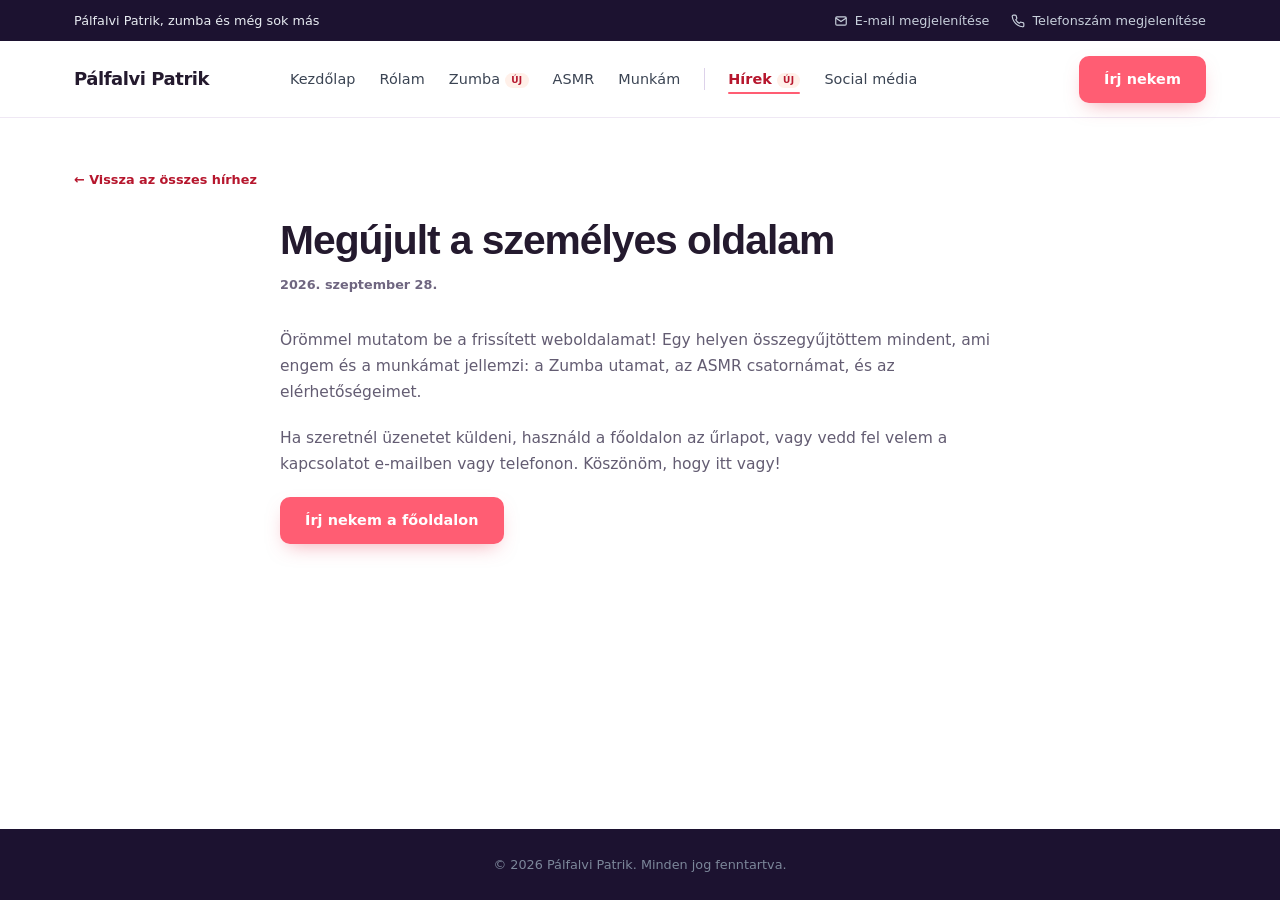
<file: blog/megujult-az-oldalam/index.html>
<!doctype html>
<html lang="hu">
  <head>
    <!-- FÁJL: blog/megujult-az-oldalam/index.html - EGY BEJEGYZÉS (Megújult a személyes oldalam) -->
    <meta charset="UTF-8" />
    <meta name="viewport" content="width=device-width, initial-scale=1.0" />
    <meta
      name="description"
      content="Frissítettem az oldalt: könnyebben elérsz, olvashatsz híreket, és egy helyen találod a Zumba-, ASMR- és elérhetőségi infókat."
    />
    <meta name="referrer" content="strict-origin-when-cross-origin" />
    <link rel="icon" href="../../assets/favicon.ico" />
    <link
      rel="canonical"
      href="https://palfalvipatrik.hu/blog/megujult-az-oldalam/"
    />
    <meta
      http-equiv="Content-Security-Policy"
      content="default-src 'self'; script-src 'self'; style-src 'self' https://fonts.googleapis.com; font-src 'self' https://fonts.gstatic.com; img-src 'self' data:; frame-src https://www.youtube-nocookie.com; connect-src 'self' https://formspree.io https://fonts.googleapis.com https://fonts.gstatic.com; form-action 'self' https://formspree.io; base-uri 'self'"
    />
    <meta property="og:type" content="article" />
    <meta property="og:site_name" content="Pálfalvi Patrik" />
    <meta property="og:locale" content="hu_HU" />
    <meta property="og:url" content="https://palfalvipatrik.hu/blog/megujult-az-oldalam/" />
    <meta property="og:title" content="Megújult a személyes oldalam" />
    <meta property="og:description" content="Frissítettem az oldalt: könnyebben elérsz, olvashatsz híreket, és egy helyen találod a Zumba-, ASMR- és elérhetőségi infókat." />
    <meta property="og:image" content="https://palfalvipatrik.hu/assets/profile.webp" />
    <meta property="article:published_time" content="2026-09-28" />
    <meta name="twitter:card" content="summary_large_image" />
    <script type="application/ld+json">
      {
        "@context": "https://schema.org",
        "@type": "BlogPosting",
        "headline": "Megújult a személyes oldalam",
        "description": "Frissítettem az oldalt: könnyebben elérsz, olvashatsz híreket, és egy helyen találod a Zumba-, ASMR- és elérhetőségi infókat.",
        "datePublished": "2026-09-28",
        "inLanguage": "hu",
        "mainEntityOfPage": "https://palfalvipatrik.hu/blog/megujult-az-oldalam/",
        "image": "https://palfalvipatrik.hu/assets/profile.webp",
        "author": {
          "@type": "Person",
          "name": "Pálfalvi Patrik",
          "url": "https://palfalvipatrik.hu/"
        },
        "publisher": {
          "@type": "Person",
          "name": "Pálfalvi Patrik",
          "url": "https://palfalvipatrik.hu/"
        }
      }
    </script>
    <link rel="preconnect" href="https://fonts.googleapis.com" />
    <link rel="preconnect" href="https://fonts.gstatic.com" crossorigin />
    <link
      href="https://fonts.googleapis.com/css2?family=Baloo+2:wght@500..700&amp;family=Nunito+Sans:wght@400..700&amp;display=swap"
      rel="stylesheet"
    />
    <link rel="stylesheet" href="../../css/main.css" />
    <title>Megújult a személyes oldalam - Pálfalvi Patrik</title>
  </head>
  <body class="blog-page" data-nav-prefix="../../">
    <a href="#blog-main" class="skip-link">Ugrás a tartalomra</a>

    <div class="topbar" id="elerhetoseg">
      <div class="wrap">
        <span class="topbar-title">Pálfalvi Patrik, zumba és még sok más</span>
        <div class="topbar-contacts">
          <a href="#" id="emailLink">
            <svg
              viewBox="0 0 24 24"
              fill="none"
              stroke="currentColor"
              stroke-width="2"
            >
              <rect x="3" y="5" width="18" height="14" rx="2" />
              <path d="M3 7l9 6 9-6" />
            </svg>
            <span id="emailText">E-mail megjelenítése</span>
          </a>
          <a href="#" id="phoneLink">
            <svg
              viewBox="0 0 24 24"
              fill="none"
              stroke="currentColor"
              stroke-width="2"
            >
              <path
                d="M22 16.92v3a2 2 0 0 1-2.18 2 19.79 19.79 0 0 1-8.63-3.07 19.5 19.5 0 0 1-6-6 19.79 19.79 0 0 1-3.07-8.67A2 2 0 0 1 4.11 2h3a2 2 0 0 1 2 1.72c.127.96.362 1.903.7 2.81a2 2 0 0 1-.45 2.11L8.09 9.91a16 16 0 0 0 6 6l1.27-1.27a2 2 0 0 1 2.11-.45c.907.338 1.85.573 2.81.7A2 2 0 0 1 22 16.92z"
              />
            </svg>
            <span id="phoneText">Telefonszám megjelenítése</span>
          </a>
        </div>
      </div>
    </div>

    <nav class="navbar">
      <div class="wrap">
        <a href="../../#top" class="logo">Pálfalvi Patrik</a>
        <ul class="nav-links" id="navLinks"></ul>
        <div class="nav-overlay" id="navOverlay"></div>
        <div class="nav-right">
          <a href="../../#uzenet" class="btn btn-primary nav-cta"
            ><span>Írj nekem</span></a
          >
          <button
            class="nav-toggle"
            id="navToggle"
            aria-label="Menü megnyitása"
            aria-expanded="false"
          >
            <span></span><span></span><span></span>
          </button>
        </div>
      </div>
    </nav>

    <main id="blog-main" class="page-main">
      <div class="wrap">
        <a href="../" class="page-back">← Vissza az összes hírhez</a>
        <header class="blog-post-header">
          <h1>Megújult a személyes oldalam</h1>
          <p class="blog-post-meta">
            <time datetime="2026-09-28">2026. szeptember 28.</time>
          </p>
        </header>
        <div class="blog-body article">
          <p>
            Örömmel mutatom be a frissített weboldalamat! Egy helyen
            összegyűjtöttem mindent, ami engem és a munkámat jellemzi: a Zumba
            utamat, az ASMR csatornámat, és az elérhetőségeimet.
          </p>
          <p>
            Ha szeretnél üzenetet küldeni, használd a főoldalon az űrlapot, vagy
            vedd fel velem a kapcsolatot e-mailben vagy telefonon. Köszönöm,
            hogy itt vagy!
          </p>
          <p>
            <a href="../../#uzenet" class="btn btn-primary"
              >Írj nekem a főoldalon</a
            >
          </p>
        </div>
      </div>
    </main>

    <footer>
      <div class="footer-bottom">
        <span>© 2026 Pálfalvi Patrik. Minden jog fenntartva.</span>
      </div>
    </footer>

    <script src="../../js/site-nav.js"></script>
    <script src="../../js/main.js" defer></script>
  </body>
</html>
</file>
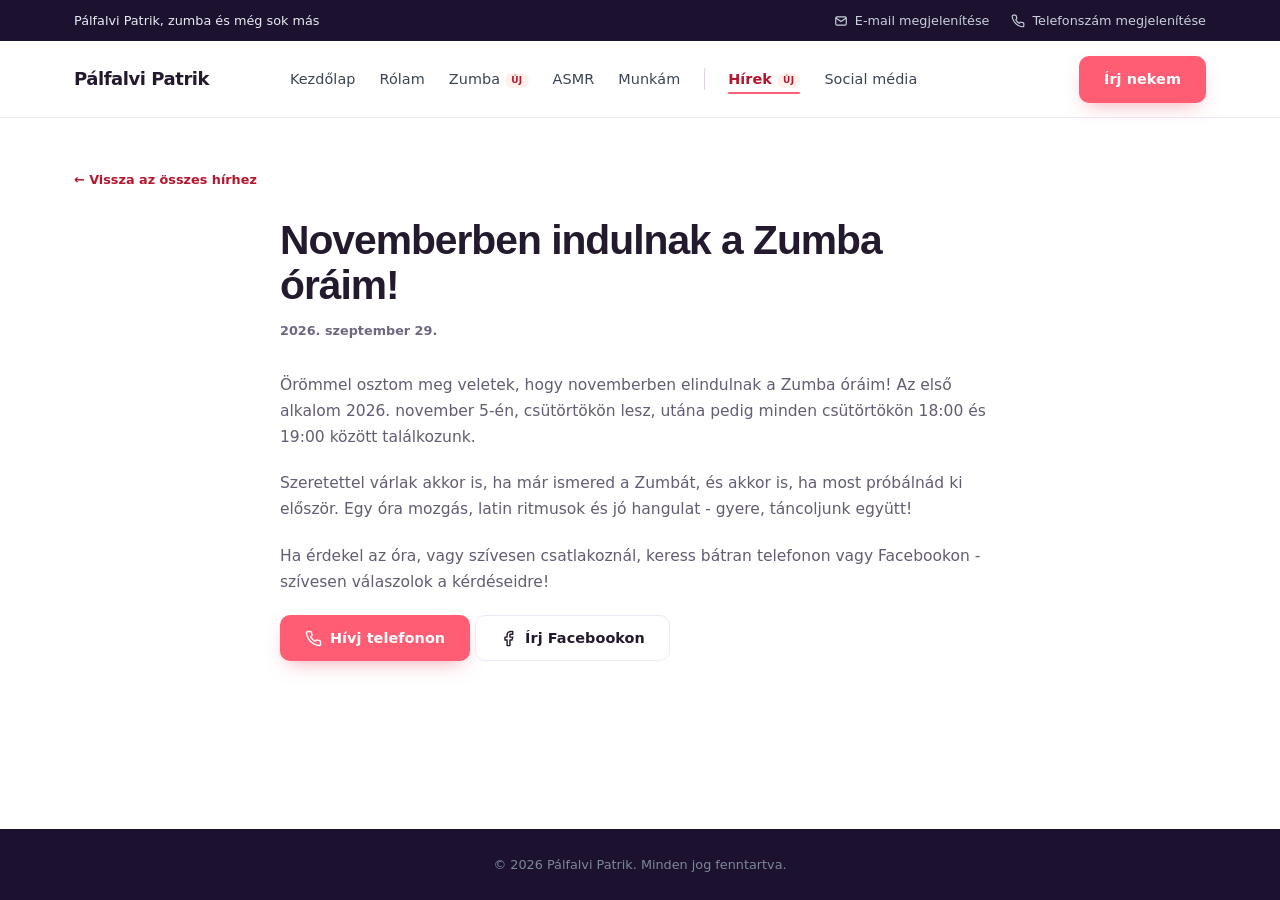
<file: blog/zumba-orak-novembertol/index.html>
<!doctype html>
<html lang="hu">
  <head>
    <!-- FÁJL: blog/zumba-orak-novembertol/index.html - EGY BEJEGYZÉS (Novemberben indulnak a Zumba óráim) -->
    <meta charset="UTF-8" />
    <meta name="viewport" content="width=device-width, initial-scale=1.0" />
    <meta
      name="description"
      content="November 5-től minden csütörtökön 18:00-19:00 között várlak egy jó hangulatú Zumba órára. Ha kipróbálnád, keress telefonon vagy Facebookon!"
    />
    <meta name="referrer" content="strict-origin-when-cross-origin" />
    <link rel="icon" href="../../assets/favicon.ico" />
    <link
      rel="canonical"
      href="https://palfalvipatrik.hu/blog/zumba-orak-novembertol/"
    />
    <meta
      http-equiv="Content-Security-Policy"
      content="default-src 'self'; script-src 'self'; style-src 'self' https://fonts.googleapis.com; font-src 'self' https://fonts.gstatic.com; img-src 'self' data:; frame-src https://www.youtube-nocookie.com; connect-src 'self' https://formspree.io https://fonts.googleapis.com https://fonts.gstatic.com; form-action 'self' https://formspree.io; base-uri 'self'"
    />
    <meta property="og:type" content="article" />
    <meta property="og:site_name" content="Pálfalvi Patrik" />
    <meta property="og:locale" content="hu_HU" />
    <meta property="og:url" content="https://palfalvipatrik.hu/blog/zumba-orak-novembertol/" />
    <meta property="og:title" content="Novemberben indulnak a Zumba óráim!" />
    <meta property="og:description" content="November 5-től minden csütörtökön 18:00-19:00 között várlak egy jó hangulatú Zumba órára. Ha kipróbálnád, keress telefonon vagy Facebookon!" />
    <meta property="og:image" content="https://palfalvipatrik.hu/assets/profile.webp" />
    <meta property="article:published_time" content="2026-09-29" />
    <meta name="twitter:card" content="summary_large_image" />
    <script type="application/ld+json">
      {
        "@context": "https://schema.org",
        "@type": "BlogPosting",
        "headline": "Novemberben indulnak a Zumba óráim!",
        "description": "November 5-től minden csütörtökön 18:00-19:00 között várlak egy jó hangulatú Zumba órára. Ha kipróbálnád, keress telefonon vagy Facebookon!",
        "datePublished": "2026-09-29",
        "inLanguage": "hu",
        "mainEntityOfPage": "https://palfalvipatrik.hu/blog/zumba-orak-novembertol/",
        "image": "https://palfalvipatrik.hu/assets/profile.webp",
        "author": {
          "@type": "Person",
          "name": "Pálfalvi Patrik",
          "url": "https://palfalvipatrik.hu/"
        },
        "publisher": {
          "@type": "Person",
          "name": "Pálfalvi Patrik",
          "url": "https://palfalvipatrik.hu/"
        }
      }
    </script>
    <link rel="preconnect" href="https://fonts.googleapis.com" />
    <link rel="preconnect" href="https://fonts.gstatic.com" crossorigin />
    <link
      href="https://fonts.googleapis.com/css2?family=Baloo+2:wght@500..700&amp;family=Nunito+Sans:wght@400..700&amp;display=swap"
      rel="stylesheet"
    />
    <link rel="stylesheet" href="../../css/main.css" />
    <title>Novemberben indulnak a Zumba óráim! - Pálfalvi Patrik</title>
  </head>
  <body class="blog-page" data-nav-prefix="../../">
    <a href="#blog-main" class="skip-link">Ugrás a tartalomra</a>

    <div class="topbar" id="elerhetoseg">
      <div class="wrap">
        <span class="topbar-title">Pálfalvi Patrik, zumba és még sok más</span>
        <div class="topbar-contacts">
          <a href="#" id="emailLink">
            <svg
              viewBox="0 0 24 24"
              fill="none"
              stroke="currentColor"
              stroke-width="2"
            >
              <rect x="3" y="5" width="18" height="14" rx="2" />
              <path d="M3 7l9 6 9-6" />
            </svg>
            <span id="emailText">E-mail megjelenítése</span>
          </a>
          <a href="#" id="phoneLink">
            <svg
              viewBox="0 0 24 24"
              fill="none"
              stroke="currentColor"
              stroke-width="2"
            >
              <path
                d="M22 16.92v3a2 2 0 0 1-2.18 2 19.79 19.79 0 0 1-8.63-3.07 19.5 19.5 0 0 1-6-6 19.79 19.79 0 0 1-3.07-8.67A2 2 0 0 1 4.11 2h3a2 2 0 0 1 2 1.72c.127.96.362 1.903.7 2.81a2 2 0 0 1-.45 2.11L8.09 9.91a16 16 0 0 0 6 6l1.27-1.27a2 2 0 0 1 2.11-.45c.907.338 1.85.573 2.81.7A2 2 0 0 1 22 16.92z"
              />
            </svg>
            <span id="phoneText">Telefonszám megjelenítése</span>
          </a>
        </div>
      </div>
    </div>

    <nav class="navbar">
      <div class="wrap">
        <a href="../../#top" class="logo">Pálfalvi Patrik</a>
        <ul class="nav-links" id="navLinks"></ul>
        <div class="nav-overlay" id="navOverlay"></div>
        <div class="nav-right">
          <a href="../../#uzenet" class="btn btn-primary nav-cta"
            ><span>Írj nekem</span></a
          >
          <button
            class="nav-toggle"
            id="navToggle"
            aria-label="Menü megnyitása"
            aria-expanded="false"
          >
            <span></span><span></span><span></span>
          </button>
        </div>
      </div>
    </nav>

    <main id="blog-main" class="page-main">
      <div class="wrap">
        <a href="../" class="page-back">← Vissza az összes hírhez</a>
        <header class="blog-post-header">
          <h1>Novemberben indulnak a Zumba óráim!</h1>
          <p class="blog-post-meta">
            <time datetime="2026-09-29">2026. szeptember 29.</time>
          </p>
        </header>
        <div class="blog-body article">
          <p>
            Örömmel osztom meg veletek, hogy novemberben elindulnak a Zumba óráim! Az első alkalom 2026. november 5-én, csütörtökön lesz, utána pedig minden csütörtökön 18:00 és 19:00 között találkozunk.
          </p>
          <p>
            Szeretettel várlak akkor is, ha már ismered a Zumbát, és akkor is, ha most próbálnád ki először. Egy óra mozgás, latin ritmusok és jó hangulat - gyere, táncoljunk együtt!
          </p>
          <p>
            Ha érdekel az óra, vagy szívesen csatlakoznál, keress bátran telefonon vagy Facebookon - szívesen válaszolok a kérdéseidre!
          </p>
          <p>
            <a href="#" id="zumbaPhoneLink" class="btn btn-primary">
              <svg class="btn-icon" viewBox="0 0 24 24" fill="none" stroke="currentColor" stroke-width="2" stroke-linecap="round" stroke-linejoin="round" aria-hidden="true" focusable="false">
                <path d="M22 16.92v3a2 2 0 0 1-2.18 2 19.79 19.79 0 0 1-8.63-3.07 19.5 19.5 0 0 1-6-6 19.79 19.79 0 0 1-3.07-8.67A2 2 0 0 1 4.11 2h3a2 2 0 0 1 2 1.72c.127.96.362 1.903.7 2.81a2 2 0 0 1-.45 2.11L8.09 9.91a16 16 0 0 0 6 6l1.27-1.27a2 2 0 0 1 2.11-.45c.907.338 1.85.573 2.81.7A2 2 0 0 1 22 16.92z" />
              </svg>
              <span>Hívj telefonon</span>
            </a>
            <a href="https://www.facebook.com/profile.php?id=61562793493929" class="btn btn-outline" target="_blank" rel="noopener noreferrer">
              <svg class="btn-icon" viewBox="0 0 24 24" fill="none" stroke="currentColor" stroke-width="2" stroke-linecap="round" stroke-linejoin="round" aria-hidden="true" focusable="false"><path d="M18 2h-3a5 5 0 0 0-5 5v3H7v4h3v8h4v-8h3l1-4h-4V7a1 1 0 0 1 1-1h3z" /></svg>
              <span>Írj Facebookon</span>
            </a>
          </p>
        </div>
      </div>
    </main>

    <footer>
      <div class="footer-bottom">
        <span>© 2026 Pálfalvi Patrik. Minden jog fenntartva.</span>
      </div>
    </footer>

    <script src="../../js/site-nav.js"></script>
    <script src="../../js/main.js" defer></script>
  </body>
</html>
</file>
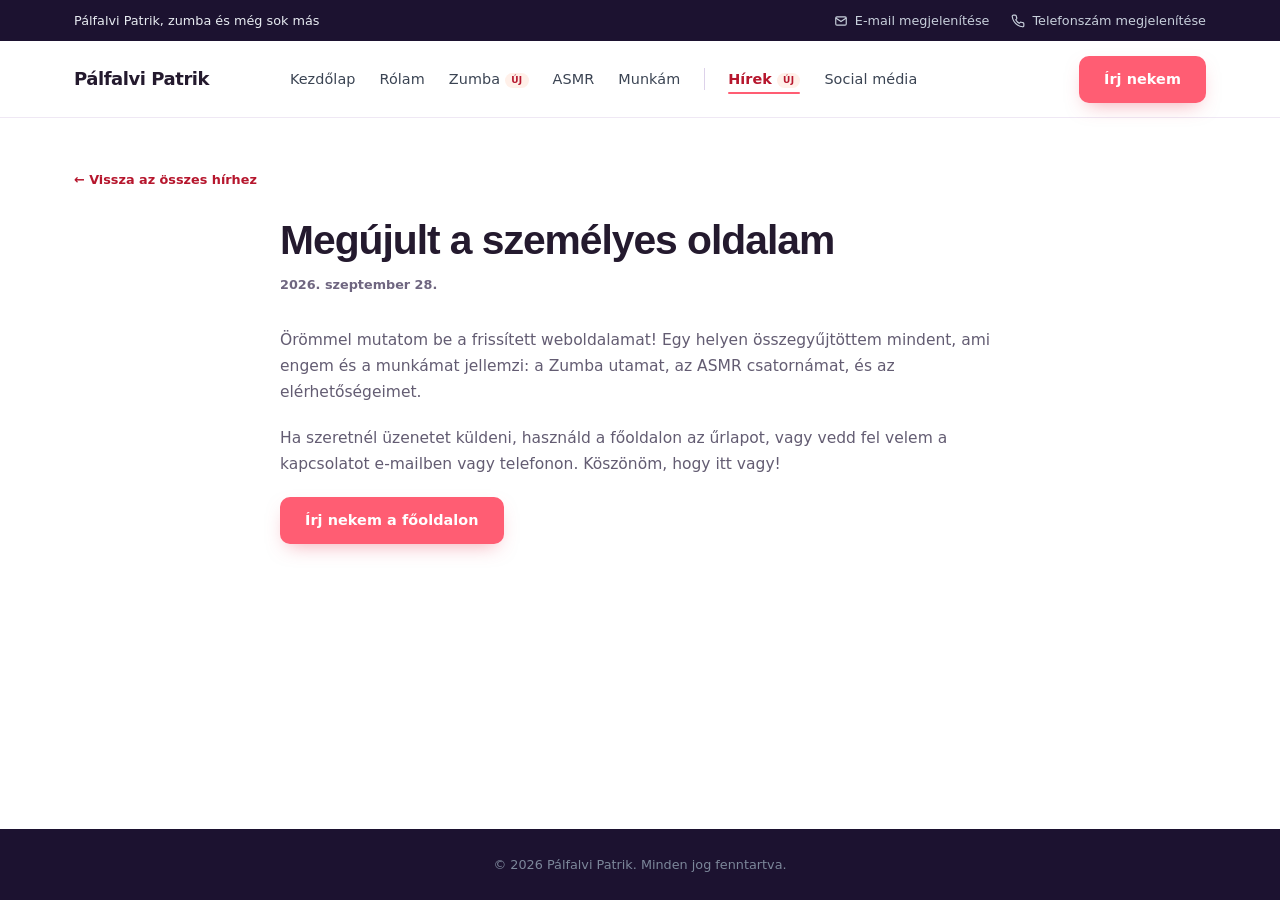
<file: blog/megujult-az-oldalam.html>
<!doctype html>
<html lang="hu">
  <head>
    <meta charset="UTF-8" />
    <meta name="viewport" content="width=device-width, initial-scale=1.0" />
    <meta
      name="description"
      content="Megújult a személyes oldalam – Pálfalvi Patrik hírei."
    />
    <meta name="referrer" content="strict-origin-when-cross-origin" />
    <link rel="icon" href="../assets/favicon.ico" />
    <link
      rel="canonical"
      href="https://palfalvipatrik.hu/blog/megujult-az-oldalam.html"
    />
    <meta
      http-equiv="Content-Security-Policy"
      content="default-src 'self'; script-src 'self'; style-src 'self'; font-src 'self'; img-src 'self' data:; frame-src https://www.youtube-nocookie.com; connect-src 'self' https://formspree.io; form-action 'self' https://formspree.io; base-uri 'self'"
    />
    <link rel="stylesheet" href="../css/main.css" />
    <title>Megújult a személyes oldalam – Pálfalvi Patrik</title>
  </head>
  <body class="blog-page" data-nav-prefix="../">
    <a href="#blog-main" class="skip-link">Ugrás a tartalomra</a>

    <div class="topbar" id="elerhetoseg">
      <div class="wrap">
        <span class="topbar-title">Pálfalvi Patrik, zumba és még sok más</span>
        <div class="topbar-contacts">
          <a
            href="#"
            id="emailLink"
            data-u="palfalvi.patrik.flp"
            data-d="gmail.com"
          >
            <svg
              viewBox="0 0 24 24"
              fill="none"
              stroke="currentColor"
              stroke-width="2"
            >
              <rect x="3" y="5" width="18" height="14" rx="2" />
              <path d="M3 7l9 6 9-6" />
            </svg>
            <span id="emailText">E-mail megjelenítése</span>
          </a>
          <a href="#" id="phoneLink" data-p="+36701486910">
            <svg
              viewBox="0 0 24 24"
              fill="none"
              stroke="currentColor"
              stroke-width="2"
            >
              <path
                d="M22 16.92v3a2 2 0 0 1-2.18 2 19.79 19.79 0 0 1-8.63-3.07 19.5 19.5 0 0 1-6-6 19.79 19.79 0 0 1-3.07-8.67A2 2 0 0 1 4.11 2h3a2 2 0 0 1 2 1.72c.127.96.362 1.903.7 2.81a2 2 0 0 1-.45 2.11L8.09 9.91a16 16 0 0 0 6 6l1.27-1.27a2 2 0 0 1 2.11-.45c.907.338 1.85.573 2.81.7A2 2 0 0 1 22 16.92z"
              />
            </svg>
            <span id="phoneText">Telefonszám megjelenítése</span>
          </a>
        </div>
      </div>
    </div>

    <nav class="navbar">
      <div class="wrap">
        <a href="../index.html#top" class="logo">Pálfalvi Patrik</a>
        <ul class="nav-links" id="navLinks"></ul>
        <div class="nav-overlay" id="navOverlay"></div>
        <div class="nav-right">
          <a href="../index.html#uzenet" class="btn btn-primary nav-cta"
            ><span>Írj nekem</span></a
          >
          <button
            class="nav-toggle"
            id="navToggle"
            aria-label="Menü megnyitása"
            aria-expanded="false"
          >
            <span></span><span></span><span></span>
          </button>
        </div>
      </div>
    </nav>

    <main id="blog-main" class="page-main">
      <div class="wrap">
        <a href="index.html" class="page-back">← Vissza az összes hírhez</a>
        <header class="blog-post-header">
          <h1>Megújult a személyes oldalam</h1>
          <p class="blog-post-meta">
            <time datetime="2026-09-22">2026. szeptember 28.</time>
          </p>
        </header>
        <div class="blog-body article">
          <p>
            Örömmel mutatom be a frissített weboldalamat! Egy helyen
            összegyűjtöttem mindent, ami engem és a munkámat jellemzi: a Zumba
            utamat, az ASMR csatornámat, és az elérhetőségeimet.
          </p>
          <p>
            Ha szeretnél üzenetet küldeni, használd a főoldalon az űrlapot, vagy
            vedd fel velem a kapcsolatot e-mailben vagy telefonon. Köszönöm,
            hogy itt vagy!
          </p>
          <p>
            <a href="../index.html#uzenet" class="btn btn-primary"
              >Írj nekem a főoldalon</a
            >
          </p>
        </div>
      </div>
    </main>

    <footer>
      <div class="footer-bottom">
        <span>© 2026 Pálfalvi Patrik. Minden jog fenntartva.</span>
      </div>
    </footer>

    <script src="../js/site-nav.js"></script>
    <script src="../js/main.js" defer></script>
  </body>
</html>
</file>
<file: css/main.css>
:root { --navy: #1c1230; --plum: #241a35; --accent: #ff5d73; --accent-dark: #e8425a; --accent-text: #b6162d; --accent-pale: #fff0e9; --gold: #ffb703; --violet: #7b2ff7; --violet-dark: #5b1fc0; --ink: #241a2e; --body-text: #635c72; --muted: #6f6680; --line: #efe8f4; --bg-hero: #fff9f4; --white: #ffffff; --grad-main: linear-gradient(135deg, var(--accent) 0%, var(--violet) 100%); --grad-warm: linear-gradient(135deg, var(--gold) 0%, var(--accent) 100%); --shadow: 0 10px 30px -12px rgba(36, 26, 46, 0.22); --shadow-lg: 0 22px 55px -16px rgba(36, 26, 46, 0.32); --nav-h: 76px; } * { box-sizing: border-box; margin: 0; padding: 0; } html { scroll-behavior: smooth; } body { font-family: -apple-system, BlinkMacSystemFont, "Segoe UI", Roboto, "Helvetica Neue", Arial, sans-serif; color: var(--ink); background: var(--white); line-height: 1.6; -webkit-font-smoothing: antialiased; } a { color: inherit; text-decoration: none; } img { max-width: 100%; display: block; } ul { list-style: none; } section[id] { scroll-margin-top: var(--nav-h); } .wrap { max-width: 1180px; margin: 0 auto; padding: 0 24px; } @media (min-width:1024px) { #top, #rolam, #zumba, #asmr, #munkam, #social { min-height: calc(100vh - var(--nav-h)); display: flex; flex-direction: column; justify-content: center; } } .topbar { background: var(--navy); color: #c7cfdb; font-size: 13px; } .topbar .wrap { display: flex; align-items: center; justify-content: space-between; padding: 10px 24px; gap: 16px; flex-wrap: wrap; } .topbar-title { font-weight: 500; color: #e7ebf1; } .topbar-contacts { display: flex; align-items: center; gap: 22px; flex-wrap: wrap; justify-content: center; } .topbar-contacts a { display: flex; align-items: center; gap: 7px; color: #c7cfdb; transition: color .15s ease; } .topbar-contacts a:hover { color: var(--accent); } .topbar-contacts svg { width: 14px; height: 14px; flex-shrink: 0; }
.contact-item { display: flex; align-items: center; gap: 4px; }
.copy-btn { display: inline-flex; align-items: center; justify-content: center; width: 26px; height: 26px; padding: 0; background: none; border: none; border-radius: 8px; color: #c7cfdb; cursor: pointer; transition: color .15s ease, background .15s ease; }
.copy-btn:hover, .copy-btn:focus-visible { color: var(--accent); background: rgba(255,255,255,.08); }
.copy-btn .ic-ok { display: none; }
.copy-btn.copied { color: #7be0a0; }
.copy-btn.copied .ic-ok { display: block; }
.copy-btn.copied .ic-copy { display: none; }
@media (max-width:700px) { .topbar-contacts { gap: 12px; } .contact-item { gap: 2px; } .copy-btn { width: 24px; height: 24px; } } .navbar { background: var(--white); border-bottom: 1px solid var(--line); position: sticky; top: 0; z-index: 50; } .navbar .wrap { display: flex; align-items: center; justify-content: space-between; padding: 14px 24px; min-height: var(--nav-h); position: relative; gap: 16px; } .logo { display: flex; align-items: center; gap: 10px; font-size: 18px; font-weight: 700; color: var(--ink); letter-spacing: -0.01em; } .nav-links { display: flex; align-items: center; gap: 24px; font-size: 14.5px; font-weight: 500; color: #3b4453; } .nav-links a { position: relative; padding-bottom: 6px; transition: color .15s ease; white-space: nowrap; } .nav-links a:hover { color: var(--accent-text); } .nav-links a.active { color: var(--accent-text); font-weight: 700; } .nav-links a.active::after { content: ""; position: absolute; left: 0; right: 0; bottom: -1px; height: 2px; background: var(--accent); border-radius: 2px; } .nav-ic { display: none; } .nav-right { display: flex; align-items: center; gap: 14px; } .nav-cta { padding: 10px 20px; font-size: 13.5px; white-space: nowrap; } .nav-toggle { display: none; flex-direction: column; gap: 5px; background: none; border: none; cursor: pointer; padding: 4px; position: relative; z-index: 41; } .nav-toggle span { width: 24px; height: 2px; background: var(--ink); border-radius: 2px; transition: transform .3s ease, opacity .2s ease; } .nav-toggle.open span:nth-child(1) { transform: translateY(7px) rotate(45deg); } .nav-toggle.open span:nth-child(2) { opacity: 0; } .nav-toggle.open span:nth-child(3) { transform: translateY(-7px) rotate(-45deg); } .nav-links-cta { display: none; } @media (max-width:560px) { .nav-cta span { display: none; } .nav-cta { padding: 10px 12px; } } .sec-head { text-align: center; max-width: 640px; margin: 0 auto 44px; } .eyebrow { display: inline-block; background: var(--accent-pale); color: var(--accent-text); font-size: 12px; font-weight: 700; letter-spacing: .08em; padding: 7px 16px; border-radius: 999px; margin-bottom: 20px; } .sec-head h1,.sec-head h2 { font-size: 34px; font-weight: 800; letter-spacing: -0.02em; color: var(--ink); margin-bottom: 12px; } .sec-head p { font-size: 16px; color: var(--body-text); } .underline { width: 56px; height: 3px; background: var(--accent); border-radius: 2px; margin: 18px auto 0; } .btn { display: inline-flex; align-items: center; gap: 8px; font-size: 14.5px; font-weight: 600; padding: 13px 24px; border-radius: 10px; transition: all .2s ease; border: 1px solid transparent; cursor: pointer; } .btn-primary { background: var(--accent); color: #fff; box-shadow: 0 8px 20px -8px rgba(232, 66, 90, .5); } .btn-primary:hover { background: var(--accent-dark); transform: translateY(-2px); box-shadow: 0 14px 28px -10px rgba(232, 66, 90, .6); } .btn-outline { border-color: var(--line); color: var(--ink); background: var(--white); } .btn-outline:hover { border-color: var(--accent); color: var(--accent-text); transform: translateY(-2px); } .hero { position: relative; background: var(--bg-hero); text-align: center; padding: 72px 24px 76px; overflow: hidden; } .hero-art { position: absolute; inset: 0; width: 100%; height: 100%; object-fit: cover; -webkit-mask-image: linear-gradient(180deg, #000 0%, #000 77%, rgba(0,0,0,.92) 86%, rgba(0,0,0,.5) 94%, transparent 100%); mask-image: linear-gradient(180deg, #000 0%, #000 77%, rgba(0,0,0,.92) 86%, rgba(0,0,0,.5) 94%, transparent 100%); } .hero-inner { position: relative; z-index: 2; }
.hero h1 { font-size: 48px; font-weight: 800; letter-spacing: -0.02em; color: var(--ink); margin-bottom: 12px; } .hero-roles { font-size: 17px; color: var(--body-text); margin-bottom: 30px; } .hero-roles b { color: var(--ink); } .hero-ctas { display: flex; gap: 14px; justify-content: center; flex-wrap: wrap; margin-bottom: 6px; } .about { padding: 76px 0; } .about-grid { display: grid; grid-template-columns: 300px 1fr; gap: 64px; align-items: center; } .about-visual { position: relative; padding: 0 26px 26px 0; } .about-visual::before { content: ""; position: absolute; top: -26px; right: -22px; width: 130px; height: 130px; background: var(--grad-warm); border-radius: 38% 62% 63% 37%/41% 44% 56% 59%; opacity: .85; z-index: 0; } .about-visual::after { content: ""; position: absolute; top: 22px; left: 22px; right: 0; bottom: 0; border: 3px solid var(--accent); border-radius: 20px; z-index: 0; } .portrait { position: relative; z-index: 1; width: 100%; aspect-ratio: 1/1; border-radius: 20px; object-fit: cover; box-shadow: var(--shadow-lg); } .about-badge { position: absolute; left: -16px; bottom: -16px; z-index: 2; background: var(--white); border-radius: 50%; width: 74px; height: 74px; display: flex; align-items: center; justify-content: center; box-shadow: var(--shadow-lg); border: 3px solid var(--bg-hero); } .about-badge svg { width: 32px; height: 32px; color: var(--accent); } .about-badge:hover svg { fill: var(--accent-dark); } .about-copy h2 { font-size: 30px; font-weight: 800; color: var(--ink); margin-bottom: 16px; } .about-copy p { font-size: 16px; color: var(--body-text); margin-bottom: 20px; } .chip-row { display: flex; gap: 10px; flex-wrap: wrap; } .chip { font-size: 13px; font-weight: 600; color: var(--accent-text); background: var(--accent-pale); padding: 8px 14px; border-radius: 999px; } .content { padding: 76px 0; } .content-grid { display: grid; grid-template-columns: 1.7fr 1fr; gap: 52px; align-items: stretch; } .article p { font-size: 15.5px; color: var(--body-text); margin-bottom: 20px; } .article p:last-child { margin-bottom: 0; } .article strong { color: var(--ink); font-weight: 700; } .side-card { background: var(--white); border-top: 4px solid var(--accent); border-radius: 10px; box-shadow: var(--shadow); padding: 30px; display: flex; flex-direction: column; justify-content: center; } .channel-avatar { width: 300px; height: 300px; border-radius: 50%; object-fit: cover; box-shadow: 0 0 0 4px var(--accent-pale); margin: 0 auto 16px; display: block; } .side-label { font-size: 11.5px; font-weight: 800; letter-spacing: .07em; color: var(--accent-text); margin-bottom: 12px; } .side-card h3 { font-size: 22px; font-weight: 800; color: var(--ink); line-height: 1.3; margin-bottom: 16px; } .side-card blockquote { font-size: 14px; color: var(--body-text); border-left: 2px solid var(--line); padding-left: 12px; margin-bottom: 22px; } .side-divider { height: 1px; background: var(--line); margin-bottom: 18px; } .side-date-row { display: flex; align-items: center; justify-content: space-between; gap: 12px; } .side-date-label { font-size: 13px; font-weight: 700; color: var(--ink); margin-bottom: 4px; } .side-date-value { font-size: 14px; color: var(--body-text); } .side-thumb { width: 100%; aspect-ratio: 4/3; object-fit: cover; border-radius: 8px; margin-bottom: 18px; box-shadow: var(--shadow); } .badge-icon { width: 34px; height: 34px; color: var(--accent); flex-shrink: 0; } .side-stat { font-size: 32px; font-weight: 800; color: var(--accent-text); line-height: 1; margin-bottom: 4px; } .side-stat-label { font-size: 13px; color: var(--body-text); margin-bottom: 20px; } .gallery { background: var(--bg-hero); padding: 70px 0 80px; } .g-row { display: grid; gap: 20px; margin-bottom: 20px; } .g-row:last-child { margin-bottom: 0; } .g-row-3 { grid-template-columns: repeat(3, 1fr); } .g-row-2 { grid-template-columns: 1.65fr 1fr; } .g-item { position: relative; border-radius: 12px; overflow: hidden; box-shadow: var(--shadow); aspect-ratio: 4/3; cursor: zoom-in; } .g-row-2 .g-item { aspect-ratio: auto; min-height: 210px; } .g-item img { width: 100%; height: 100%; object-fit: cover; transition: transform .35s ease; } .g-item:hover img { transform: scale(1.05); } .g-item .g-caption { position: absolute; left: 0; right: 0; bottom: 0; padding: 14px 16px 12px; font-size: 13.5px; font-weight: 600; color: #fff; background: linear-gradient(to top, rgba(0, 0, 0, .72), rgba(0, 0, 0, 0)); z-index: 2; } .g-zoom { position: absolute; top: 12px; right: 12px; width: 34px; height: 34px; border-radius: 50%; background: rgba(36, 26, 46, .55); backdrop-filter: blur(3px); color: #fff; display: flex; align-items: center; justify-content: center; opacity: 0; transform: scale(.8); transition: all .2s ease; z-index: 2; } .g-item:hover .g-zoom { opacity: 1; transform: scale(1); } .g-zoom svg { width: 16px; height: 16px; } .g-item:focus-visible { outline: 3px solid var(--accent); outline-offset: 2px; } .lightbox { position: fixed; inset: 0; background: rgba(20, 12, 30, .92); display: none; align-items: center; justify-content: center; z-index: 200; padding: 24px; } .lightbox.show { display: flex; } .lightbox-img { max-width: min(90vw, 1000px); max-height: 80vh; border-radius: 10px; box-shadow: 0 30px 70px -20px rgba(0, 0, 0, .6); object-fit: contain; } .lightbox-caption { position: absolute; left: 0; right: 0; bottom: 28px; text-align: center; color: #fff; font-size: 14.5px; font-weight: 600; } .lightbox-close, .lightbox-prev, .lightbox-next { position: absolute; background: rgba(255, 255, 255, .12); border: 1px solid rgba(255, 255, 255, .25); color: #fff; border-radius: 50%; display: flex; align-items: center; justify-content: center; cursor: pointer; transition: background .15s ease; } .lightbox-close:hover, .lightbox-prev:hover, .lightbox-next:hover { background: var(--accent); border-color: transparent; } .lightbox-close { top: 22px; right: 22px; width: 42px; height: 42px; } .lightbox-close svg { width: 18px; height: 18px; } .lightbox-prev, .lightbox-next { top: 50%; transform: translateY(-50%); width: 52px; height: 52px; } .lightbox-prev { left: 16px; } .lightbox-next { right: 16px; } .lightbox-prev svg, .lightbox-next svg { width: 22px; height: 22px; } @media (max-width:700px) { .lightbox-prev, .lightbox-next { width: 42px; height: 42px; } .lightbox-prev { left: 6px; } .lightbox-next { right: 6px; } } .video-frame { position: relative; margin-top: 34px; padding: 12px; border-radius: 22px; background: var(--grad-main); box-shadow: var(--shadow-lg); } .video-wrap { position: relative; padding-top: 56.25%; border-radius: 14px; overflow: hidden; background: #000; margin-top: 0; } .video-wrap iframe { position: absolute; inset: 0; width: 100%; height: 100%; border: 0; } .video-thumb { display: block; } .video-thumb img { position: absolute; inset: 0; width: 100%; height: 100%; object-fit: cover; transition: transform .4s ease, filter .3s ease; filter: brightness(.72); } .video-thumb:hover img { transform: scale(1.04); filter: brightness(.6); } .play-btn { position: absolute; top: 50%; left: 50%; transform: translate(-50%, -50%); width: 72px; height: 72px; border-radius: 50%; background: var(--accent); color: #fff; display: flex; align-items: center; justify-content: center; box-shadow: 0 10px 26px -8px rgba(0, 0, 0, .55); transition: transform .25s ease, background .2s ease; } .play-btn svg { width: 28px; height: 28px; margin-left: 4px; } .video-thumb:hover .play-btn { transform: translate(-50%, -50%) scale(1.1); background: var(--accent-dark); } .video-thumb-label { position: absolute; left: 0; right: 0; bottom: 0; padding: 14px 18px; font-size: 13.5px; font-weight: 600; color: #fff; background: linear-gradient(to top, rgba(0, 0, 0, .75), rgba(0, 0, 0, 0)); text-align: center; } .video-badge { position: absolute; top: -14px; left: 22px; z-index: 2; display: inline-flex; align-items: center; gap: 6px; background: var(--ink); color: #fff; font-size: 12px; font-weight: 700; letter-spacing: .06em; padding: 7px 14px; border-radius: 999px; box-shadow: var(--shadow); } .video-badge svg { width: 14px; height: 14px; color: var(--gold); } .video-frame::after { content: ""; position: absolute; bottom: -10px; right: 18px; width: 22px; height: 22px; background: var(--gold); border-radius: 6px; transform: rotate(20deg); box-shadow: var(--shadow); } .munkam { padding: 76px 0; } .munkam .content-grid { align-items: start; }
    .munkam-cta { background: var(--white); border-radius: 14px; box-shadow: var(--shadow); border-top: 4px solid var(--accent); padding: 32px; text-align: center; display: flex; flex-direction: column; justify-content: center; } .munkam-cta p { font-size: 15px; color: var(--body-text); margin-bottom: 20px; } .photo-strip { display: grid; grid-template-columns: repeat(3, 1fr); gap: 30px; margin-top: 38px; align-items: center; } .photo-strip img { width: 100%; aspect-ratio: 1/1; object-fit: cover; box-shadow: var(--shadow-lg); transition: transform .3s ease; position: relative; } .photo-strip img:nth-child(1) { clip-path: polygon(25% 3%, 75% 3%, 100% 50%, 75% 97%, 25% 97%, 0% 50%); transform: rotate(-3deg) scale(1.01); } .photo-strip img:nth-child(2) { clip-path: polygon(50% 0%, 100% 25%, 100% 75%, 50% 100%, 0% 75%, 0% 25%); transform: translateY(-20px) scale(1.15); z-index: 2; } .photo-strip img:nth-child(3) { border-radius: 42% 58% 63% 37%/45% 42% 58% 55%; transform: rotate(3deg) scale(1.01); } .photo-strip img:nth-child(1):hover { transform: rotate(-3deg) scale(1.08); } .photo-strip img:nth-child(2):hover { transform: translateY(-20px) scale(1.22); } .photo-strip img:nth-child(3):hover { transform: rotate(3deg) scale(1.08); } .contact-card { background: var(--white); border-radius: 14px; box-shadow: var(--shadow); border-top: 4px solid var(--accent); padding: 36px; max-width: 640px; margin: 52px auto 0; scroll-margin-top: var(--nav-h); } .contact-card h3 { font-size: 22px; font-weight: 800; color: var(--ink); margin-bottom: 10px; } .contact-card>p { font-size: 15px; color: var(--body-text); margin-bottom: 24px; } .form-field { display: flex; flex-direction: column; gap: 6px; margin-bottom: 16px; } .form-field label { font-size: 13px; font-weight: 700; color: var(--ink); } .form-field input, .form-field textarea { font: inherit; font-size: 14.5px; padding: 12px 14px; border: 1px solid var(--line); border-radius: 8px; color: var(--ink); background: var(--white); transition: border-color .15s ease; } .form-field input:focus, .form-field textarea:focus { outline: none; border-color: var(--accent); } .form-field textarea { resize: vertical; min-height: 120px; } .form-note { font-size: 12.5px; color: var(--muted); margin-top: 14px; text-align: center; } .form-status { font-size: 14px; font-weight: 600; margin-top: 14px; text-align: center; display: none; } .form-status.ok { color: var(--accent-text); display: block; } .form-status.err { color: #c0392b; display: block; } .social { padding: 76px 0; background: var(--bg-hero); } .social-grid { display: flex; flex-wrap: wrap; justify-content: center; gap: 20px; max-width: 980px; margin: 0 auto; } .link-card { flex: 1 1 270px; max-width: 310px; display: flex; align-items: center; gap: 16px; background: var(--white); border-radius: 14px; box-shadow: var(--shadow); padding: 22px; transition: transform .15s ease; } .link-card:hover { transform: translateY(-3px); } .link-card .ic { width: 48px; height: 48px; border-radius: 50%; display: flex; align-items: center; justify-content: center; flex-shrink: 0; color: #fff; } .ic-yt { background: #ff3b3b; } .ic-ig { background: linear-gradient(135deg, #f9ce34, #ee2a7b, #6228d7); } .ic-fb { background: #1877f2; } .ic-tt { background: #0d1b2e; } .link-card .ic svg { width: 22px; height: 22px; } .link-card h3 { font-size: 15.5px; font-weight: 700; color: var(--ink); margin-bottom: 3px; } .link-card span { font-size: 13px; color: var(--muted); } footer { background: var(--navy); color: #aab4c2; padding-top: 38px; } .footer-bottom { display: flex; align-items: center; justify-content: center; text-align: center; gap: 12px; flex-wrap: wrap; padding: 18px 24px; font-size: 12.5px; color: #7c879a; max-width: 1180px; margin: 0 auto; } .to-top { position: fixed; right: 22px; bottom: 22px; width: 44px; height: 44px; border-radius: 50%; background: var(--navy); color: #fff; display: flex; align-items: center; justify-content: center; box-shadow: var(--shadow); opacity: 0; pointer-events: none; transition: opacity .2s ease, transform .2s ease; z-index: 60; } .to-top.show { opacity: 1; pointer-events: auto; } .to-top:hover { background: var(--accent-dark); } .to-top svg { width: 18px; height: 18px; } @media (max-width:960px) { .navbar .wrap { justify-content: space-between; } .nav-overlay { position: absolute; inset: 100% 0 auto 0; height: calc(100vh - 100%); height: calc(100dvh - 100%); background: rgba(20, 12, 30, .4); backdrop-filter: blur(4px); opacity: 0; visibility: hidden; transition: opacity .25s ease, visibility .25s ease; z-index: 39; } .nav-overlay.show { opacity: 1; visibility: visible; } .nav-links { position: absolute; top: calc(100% + 10px); left: 14px; right: 14px; background: var(--white); border-radius: 18px; flex-direction: column; align-items: stretch; gap: 2px; padding: 10px; box-shadow: var(--shadow-lg); border: 1px solid var(--line); max-height: 0; overflow: hidden; opacity: 0; transform: translateY(-10px); transition: max-height .3s ease, opacity .25s ease, transform .3s ease; z-index: 40; } .nav-links.open { max-height: 640px; opacity: 1; transform: translateY(0); } .nav-links a { display: flex; align-items: center; gap: 12px; width: 100%; padding: 13px 14px; border-top: none; border-radius: 12px; font-weight: 600; } .nav-links a:hover { background: var(--accent-pale); color: var(--accent-text); } .nav-links a.active { background: var(--accent-pale); color: var(--accent-text); } .nav-links a.active::after { display: none; } .nav-ic { display: flex; width: 19px; height: 19px; color: var(--accent-text); flex-shrink: 0; } .nav-toggle { display: flex; } .nav-cta { display: none; } .nav-links-cta { display: block; padding: 8px 4px 4px; } .nav-links-cta a { display: flex; align-items: center; justify-content: center; width: 100%; padding: 13px; border-top: none; background: var(--accent); color: #fff; font-weight: 700; border-radius: 12px; } .content-grid { grid-template-columns: 1fr; gap: 32px; } .about-grid { grid-template-columns: 1fr; gap: 40px; } .about-visual { max-width: 280px; margin: 0 auto; } .hero h1 { font-size: 38px; } } @media (max-width:700px) { .g-row-3 { grid-template-columns: 1fr; } .g-row-2 { grid-template-columns: 1fr; } .photo-strip { grid-template-columns: 1fr; max-width: 260px; margin-left: auto; margin-right: auto; gap: 44px; } .photo-strip img:nth-child(2) { transform: translateY(0) scale(1); } .photo-strip img:nth-child(2):hover { transform: translateY(0) scale(1.06); } .topbar .wrap { justify-content: center; text-align: center; } .contact-card { padding: 26px; } .about { padding: 56px 0; } .content { padding: 56px 0; } .munkam { padding: 56px 0; } .social { padding: 56px 0; } .gallery { padding: 52px 0 60px; } .hero { padding: 56px 20px 60px; } .about-copy h2 { font-size: 26px; } .side-card, .munkam-cta { padding: 24px; } .video-frame { padding: 8px; border-radius: 16px; } .video-badge { left: 14px; font-size: 11px; padding: 6px 12px; } } @media (max-width:520px) { .hero h1 { font-size: 30px; } .topbar-title { display: none; } .wrap { padding: 0 18px; } .hero-ctas { flex-direction: column; align-items: stretch; } .hero-ctas .btn { width: 100%; justify-content: center; } .about-badge { width: 60px; height: 60px; left: -10px; bottom: -10px; } .about-badge svg { width: 26px; height: 26px; } .chip-row { gap: 8px; } .chip { font-size: 12px; padding: 7px 12px; } } .hero-compact { padding: 56px 24px 64px; } .sec-title-lg { font-size: 44px; font-weight: 800; color: var(--ink); margin-bottom: 12px; letter-spacing: -0.02em; } .sec-title-md { font-size: 30px; } .mb-0 { margin-bottom: 0; } .mb-34 { margin-bottom: 34px; } .mt-0 { margin-top: 0; } .asmr-section { position: relative; overflow: hidden; } .hero-art-faint { opacity: .08; } .wrap-relative { position: relative; } .btn-block { width: 100%; justify-content: center; } .cta-title { font-size: 20px; font-weight: 800; margin-bottom: 14px; } .visually-hidden { position: absolute; left: -9999px; width: 1px; height: 1px; opacity: 0; } .skip-link { position: absolute; left: -9999px; top: auto; width: 1px; height: 1px; overflow: hidden; z-index: 100; background: var(--accent); color: #fff; padding: 12px 20px; border-radius: 8px; font-weight: 700; font-size: 14.5px; } .skip-link:focus { left: 16px; top: 16px; width: auto; height: auto; overflow: visible; }

.form-privacy { font-size: 12px; color: var(--muted); margin-top: 16px; line-height: 1.55; text-align: center; }

.news { padding: 76px 0; background: var(--white); }
.news-list { list-style: none; max-width: 720px; margin: 0 auto; display: flex; flex-direction: column; gap: 28px; }
.news-item { padding-bottom: 28px; border-bottom: 1px solid var(--line); }
.news-item:last-child { border-bottom: none; padding-bottom: 0; }
.news-date { display: block; font-size: 13px; font-weight: 600; color: var(--muted); margin-bottom: 8px; }
.news-title { font-size: 20px; font-weight: 800; color: var(--ink); margin-bottom: 10px; letter-spacing: -0.01em; }
.news-title a { color: inherit; transition: color .15s ease; }
.news-title a:hover { color: var(--accent-text); }
.news-excerpt { font-size: 15px; color: var(--body-text); }
.news-more { text-align: center; margin-top: 36px; }

.page-main { padding: 48px 0 80px; min-height: 50vh; }
.page-back { display: inline-flex; align-items: center; gap: 6px; font-size: 14px; font-weight: 600; color: var(--accent-text); margin-bottom: 28px; }
.page-back:hover { color: var(--accent-dark); }
.blog-post-header { max-width: 720px; margin: 0 auto 32px; }
.blog-post-header h1 { font-size: 36px; font-weight: 800; letter-spacing: -0.02em; color: var(--ink); margin-bottom: 12px; }
.blog-post-meta { font-size: 14px; color: var(--muted); font-weight: 600; }
.blog-body { max-width: 720px; margin: 0 auto; }
.blog-body p { font-size: 16px; color: var(--body-text); margin-bottom: 20px; }
.blog-body p:last-child { margin-bottom: 0; }

.page-404 { text-align: center; padding: 100px 24px; min-height: 60vh; display: flex; flex-direction: column; align-items: center; justify-content: center; }
.page-404 h1 { font-size: 88px; font-weight: 800; color: var(--accent); line-height: 1; margin-bottom: 12px; }
.page-404 p { font-size: 18px; color: var(--body-text); margin-bottom: 28px; max-width: 420px; }

.blog-page .nav-links a.active { color: var(--accent-text); font-weight: 700; }
.blog-guide { margin-top: 48px; padding: 28px; background: var(--accent-pale); border-radius: 14px; border: 1px solid var(--line); max-width: 720px; margin-left: auto; margin-right: auto; }
.blog-guide h2 { font-size: 18px; font-weight: 800; color: var(--ink); margin-bottom: 14px; }
.blog-guide-steps { margin: 0 0 16px 1.1rem; color: var(--body-text); font-size: 14.5px; display: flex; flex-direction: column; gap: 10px; }
.blog-guide-steps a { color: var(--accent-text); font-weight: 600; text-decoration: underline; text-underline-offset: 2px; }
.blog-guide-steps code { font-size: 13px; background: var(--white); padding: 2px 6px; border-radius: 4px; }
.blog-guide-note { font-size: 12.5px; color: var(--muted); line-height: 1.55; margin: 0; }

/* Blogbejegyzések tartalma: az admin.html által generált elemek (alcím, lista, kép, link) */
.blog-body h2 { font-size: 24px; font-weight: 800; letter-spacing: -0.01em; color: var(--ink); margin: 36px 0 14px; }
.blog-body h2:first-child { margin-top: 0; }
.blog-body ul { list-style: disc; padding-left: 22px; margin-bottom: 20px; }
.blog-body li { font-size: 16px; color: var(--body-text); margin-bottom: 8px; }
.blog-body p a:not(.btn) { color: var(--accent-text); font-weight: 600; text-decoration: underline; text-underline-offset: 3px; }
.blog-body p a:not(.btn):hover { color: var(--accent-dark); }
.blog-body img { margin: 8px auto; border-radius: 12px; box-shadow: var(--shadow); }

@media (max-width:700px) { .news { padding: 56px 0; } .blog-post-header h1 { font-size: 28px; } .blog-guide { padding: 22px; } }
@media (min-width:1024px) { #hirek { min-height: auto; } }

/* ===== Menü: elválasztó vonal a "Hírek" előtt ===== */
/* A menüt a site-nav.js építi, ezért a hírek-linket a href-je alapján találjuk meg (#hirek vagy a blog mappa). */
.nav-links { --nav-sep: #ddd2ea; }
.nav-links li:has(> a:is([href$="#hirek"], [href$="/blog/"], [href$="blog/index.html"])) { position: relative; padding-left: 24px; }
.nav-links li:has(> a:is([href$="#hirek"], [href$="/blog/"], [href$="blog/index.html"]))::before { content: ""; position: absolute; left: 0; top: 50%; width: 1px; height: 22px; transform: translateY(-50%); background: var(--nav-sep); }
@media (max-width:960px) {
  .nav-links li:has(> a:is([href$="#hirek"], [href$="/blog/"], [href$="blog/index.html"])) { margin-top: 8px; padding: 8px 0 0; border-top: 1px solid var(--line); }
  .nav-links li:has(> a:is([href$="#hirek"], [href$="/blog/"], [href$="blog/index.html"]))::before { display: none; }
}

/* ===== Hírek szekció: külön "sziget" hullámos szélekkel ===== */
.news {
  --news-bg: var(--accent-pale);
  --wave: url("data:image/svg+xml,%3Csvg xmlns='http://www.w3.org/2000/svg' viewBox='0 0 60 20'%3E%3Cpath d='M0 20V10Q15 -2 30 10T60 10V20Z'/%3E%3C/svg%3E");
  position: relative;
  background: var(--news-bg);
}
.news::before, .news::after {
  content: ""; position: absolute; left: 0; right: 0; height: 20px; z-index: 1; pointer-events: none;
  background: var(--news-bg);
  -webkit-mask: var(--wave) repeat-x 0 100% / 60px 20px; mask: var(--wave) repeat-x 0 100% / 60px 20px;
}
.news::before { top: -19px; }
.news::after { bottom: -19px; transform: scaleY(-1); }
.news .news-item { border-bottom-color: #f6dccf; }
.news .eyebrow { background: var(--white); }

/* ===== Blogoldalak: a lábléc mindig az oldal alján marad ===== */
.blog-page { display: flex; flex-direction: column; min-height: 100vh; min-height: 100dvh; }
.blog-page > * { flex-shrink: 0; }
.blog-page .page-main { flex: 1 0 auto; min-height: 0; }
.blog-page footer { padding-top: 0; }
.blog-page .footer-bottom { padding: 26px 24px; }

/* ===== Hírek: kis hullámos vonal a cím alatt + levegő a kapcsolat szekció után ===== */
.squiggle { display: block; width: 96px; height: 12px; margin: 0 auto 16px; color: var(--accent); }
.squiggle path { fill: none; stroke: currentColor; stroke-width: 2.5; stroke-linecap: round; }
.munkam-contact { padding-bottom: 76px; }
@media (max-width:700px) { .munkam-contact { padding-bottom: 56px; } }

@media (max-width:768px) { .hero-art:not(.hero-art-faint) { object-position: left bottom; } }

/* Topbar: e-mail / telefon és a Másolás gomb */
.contact-item { display: inline-flex; align-items: center; gap: 8px; }
.copy-btn { font: inherit; font-size: 12px; font-weight: 600; color: #e7ebf1; background: rgba(255, 255, 255, .1); border: 1px solid rgba(255, 255, 255, .25); border-radius: 999px; padding: 3px 10px; cursor: pointer; transition: background .15s ease, color .15s ease; }
.copy-btn:hover { background: var(--accent-dark); border-color: transparent; color: #fff; }
.copy-btn:focus-visible { outline: 2px solid var(--accent); outline-offset: 2px; }

/* Hero szöveg: jól olvasható, külön világos felületen. */
.hero:not(.hero-compact) .hero-inner {
  max-width: 820px;
  margin: 0 auto;
  padding: 30px 36px;
  border-radius: 24px;
  background: rgba(255, 255, 255, 0.9);
  box-shadow: 0 12px 40px rgba(20, 26, 36, 0.16);
  -webkit-backdrop-filter: blur(8px);
  backdrop-filter: blur(8px);
}

.hero-inner h1,
.hero-roles {
  text-shadow: none;
}

@media (max-width: 768px) {
  .hero:not(.hero-compact) {
    padding: 210px 20px 36px;
  }

  .hero:not(.hero-compact) .hero-art {
    object-position: left top;
  }

  .hero:not(.hero-compact) .hero-inner {
    padding: 24px;
    border: 1px solid rgba(255, 255, 255, 0.72);
    border-radius: 20px;
    background: rgba(255, 255, 255, 0.72);
    box-shadow: 0 8px 26px rgba(20, 26, 36, 0.1);
    -webkit-backdrop-filter: blur(6px);
    backdrop-filter: blur(6px);
  }
}

@media (max-width: 520px) {
  .hero:not(.hero-compact) {
    padding: 260px 14px 28px;
  }

  .hero:not(.hero-compact) .hero-inner {
    padding: 22px 18px;
    border-radius: 18px;
  }
}

/* Zumba órák: részletes időpontkártya */


.zumba-class-info { padding: 48px 0 0; }
.zumba-class-card {
  display: grid;
  grid-template-columns: 1fr 1fr;
  gap: 28px 42px;
  padding: 36px;
  background: var(--white);
  border: 1px solid var(--line);
  border-top: 4px solid var(--accent);
  border-radius: 14px;
  box-shadow: var(--shadow);
}
.zumba-class-intro .eyebrow { margin-bottom: 12px; }
.zumba-class-intro h2 {
  margin-bottom: 10px;
  color: var(--ink);
  font-size: 28px;
  font-weight: 800;
  line-height: 1.2;
}
.zumba-class-intro p,
.zumba-class-contact > p { color: var(--body-text); font-size: 15px; }
.zumba-schedule {
  display: grid;
  grid-template-columns: 1fr 1fr;
  gap: 12px;
  align-content: center;
}
.zumba-schedule-item {
  display: flex;
  flex-direction: column;
  gap: 5px;
  padding: 16px;
  background: var(--bg-hero);
  border: 1px solid var(--line);
  border-radius: 10px;
}
.zumba-schedule-item span {
  color: var(--muted);
  font-size: 10px;
  font-weight: 800;
  letter-spacing: .07em;
}
.zumba-schedule-item strong { color: var(--ink); font-size: 16px; }
.zumba-schedule-time { grid-column: 1 / -1; align-items: center; text-align: center; background: var(--accent-pale); }
.zumba-schedule-time strong { color: var(--accent-text); font-size: 22px; }
.zumba-class-contact {
  grid-column: 1 / -1;
  display: flex;
  align-items: center;
  justify-content: space-between;
  gap: 20px;
  padding-top: 20px;
  border-top: 1px solid var(--line);
}
.zumba-class-contact > p { max-width: 460px; }
.zumba-class-actions { display: flex; flex-wrap: wrap; gap: 10px; }

@media (max-width: 700px) {
.zumba-class-info { padding-top: 36px; }
  .zumba-class-card { grid-template-columns: 1fr; gap: 22px; padding: 24px; }
  .zumba-class-intro h2 { font-size: 24px; }
  .zumba-class-contact { grid-column: auto; align-items: stretch; flex-direction: column; gap: 14px; }
  .zumba-class-actions { flex-direction: column; }
  .zumba-class-actions .btn { justify-content: center; }
}
.nav-new-badge {
  display: inline-flex;
  align-items: center;
  margin-left: 5px;
  padding: 1px 6px;
  color: var(--accent-text);
  background: var(--accent-pale);
  border-radius: 999px;
  font-size: 9px;
  font-weight: 800;
  letter-spacing: .04em;
  line-height: 1.5;
  vertical-align: middle;
}

@media (max-width: 960px) {
  .nav-links .nav-new-badge { margin-left: -6px; }
}

.zumba-schedule-time .zumba-countdown {
  display: flex;
  flex-direction: column;
  align-items: center;
  width: 100%;
  max-width: 520px;
  margin: 14px auto 0;
  padding: 14px 0 0;
  color: var(--body-text);
  background: transparent;
  border: 0;
  border-top: 1px solid rgba(182, 22, 45, 0.16);
  border-radius: 0;
  text-align: center;
}
.zumba-schedule-time .zumba-countdown-title {
  margin-bottom: 7px;
  color: var(--muted);
  font-size: 13px;
  font-weight: var(--weight-semibold);
}
.zumba-schedule-time .zumba-countdown-grid {
  display: flex;
  align-items: baseline;
  justify-content: center;
  min-height: 34px;
  flex-wrap: wrap;
  row-gap: 4px;
}
.zumba-schedule-time .zumba-countdown-unit {
  display: flex;
  align-items: baseline;
  gap: 5px;
  padding: 0 8px;
}
.zumba-schedule-time .zumba-countdown-unit + .zumba-countdown-unit::before {
  content: "·";
  margin-right: 7px;
  color: var(--muted);
}
.zumba-schedule-time .zumba-countdown-unit span {
  min-width: 2ch;
  color: var(--accent-text);
  font-size: 21px;
  font-weight: 800;
  font-variant-numeric: tabular-nums;
  text-align: right;
}
.zumba-schedule-time .zumba-countdown-unit small {
  color: var(--muted);
  font-size: 12px;
  font-weight: 600;
}
.zumba-schedule-time .zumba-countdown-done {
  display: flex;
  align-items: center;
  justify-content: center;
  min-height: 34px;
  color: var(--accent-text);
  font-size: 15px;
  font-weight: 700;
}
.zumba-schedule-time .zumba-countdown-done[hidden] { display: none; }
/* A .zumba-countdown display:flex-et kap, ami felülírná a hidden attribútumot, ezért kell ez a sor. */
.zumba-schedule-time .zumba-countdown[hidden] { display: none; }

@media (max-width: 700px) {
  .zumba-schedule-time .zumba-countdown-unit { gap: 3px; padding: 0 5px; }
  .zumba-schedule-time .zumba-countdown-unit + .zumba-countdown-unit::before { margin-right: 4px; }
  .zumba-schedule-time .zumba-countdown-unit span { font-size: 18px; }
  .zumba-schedule-time .zumba-countdown-unit small { font-size: 11px; }
}

/* Typográfiai rendszer: karakteres, natív címbetűk és jól olvasható UI-szöveg. */
:root {
  --font-display: "Baloo 2", "Trebuchet MS", sans-serif;
  --font-body: "Nunito Sans", system-ui, -apple-system, BlinkMacSystemFont, "Segoe UI", sans-serif;
  --text-body: 1rem;
  --text-control: 0.9rem;
  --text-small: 0.8rem;
  --text-label: 0.7rem;
  --weight-regular: 400;
  --weight-medium: 500;
  --weight-semibold: 600;
  --weight-bold: 700;
  --leading-body: 1.68;
  --leading-heading: 1.16;
}

body {
  font-family: var(--font-body);
  font-size: var(--text-body);
  line-height: var(--leading-body);
  font-weight: var(--weight-regular);
  letter-spacing: 0;
}

h1,
h2,
h3,
h4,
h5,
h6 {
  font-family: var(--font-display);
  line-height: var(--leading-heading);
  text-wrap: pretty;
}

.hero:not(.hero-compact) h1 {
  font-size: clamp(2.25rem, 4.2vw, 3.35rem);
  font-weight: var(--weight-bold);
  line-height: 1.08;
  letter-spacing: -0.025em;
}

.blog-post-header h1 {
  font-size: clamp(1.9rem, 3.4vw, 2.55rem);
  font-weight: var(--weight-bold);
  line-height: 1.12;
  letter-spacing: -0.025em;
}

.page-404 h1 {
  font-size: clamp(3.5rem, 9vw, 5.5rem);
  font-weight: var(--weight-bold);
  letter-spacing: -0.055em;
}

.sec-head h1,.sec-head h2,
.about-copy h2,
.sec-title-lg,
.sec-title-md,
.blog-body h2,
.blog-guide h2 {
  font-weight: var(--weight-bold);
  line-height: 1.16;
  letter-spacing: -0.025em;
}

.sec-head h1,.sec-head h2 { font-size: clamp(1.9rem, 3.2vw, 2.25rem); }
.about-copy h2 { font-size: clamp(1.75rem, 2.8vw, 2rem); }
.sec-title-lg { font-size: clamp(2.15rem, 4vw, 2.75rem); }
.sec-title-md { font-size: clamp(1.7rem, 3vw, 1.95rem); }
.blog-body h2 { font-size: clamp(1.4rem, 2.6vw, 1.65rem); }
.blog-guide h2 { font-size: 1.2rem; }

.side-card h3,
.contact-card h3,
.link-card h3,
.cta-title {
  font-family: var(--font-body);
  font-weight: var(--weight-semibold);
  line-height: 1.3;
  letter-spacing: -0.02em;
}

.news-title {
  font-family: var(--font-display);
  font-weight: var(--weight-semibold);
  line-height: 1.3;
  letter-spacing: -0.02em;
}

.side-card h3,
.contact-card h3,
.cta-title { font-size: 1.25rem; }
.link-card h3 { font-size: 1rem; }
.news-title { font-size: 1.18rem; }

.hero-roles {
  font-size: clamp(1rem, 1.4vw, 1.075rem);
  line-height: 1.58;
  font-weight: var(--weight-medium);
  letter-spacing: 0.005em;
}
.hero-roles b { font-weight: var(--weight-semibold); }

.about-copy p,
.article p,
.blog-body p,
.sec-head p,
.contact-card > p,
.munkam-cta p,
.zumba-class-intro p,
.zumba-class-contact > p {
  font-size: 1rem;
  line-height: var(--leading-body);
  font-weight: var(--weight-regular);
  letter-spacing: 0;
}

.nav-links { font-size: var(--text-control); font-weight: var(--weight-medium); letter-spacing: 0.005em; }
.nav-links a.active { font-weight: var(--weight-semibold); }
.logo {
  font-family: var(--font-body);
  font-size: 1.125rem;
  font-weight: var(--weight-bold);
  letter-spacing: -0.025em;
}
.btn,
.nav-links-cta a {
  font-family: var(--font-body);
  font-size: var(--text-control);
  font-weight: var(--weight-semibold);
  line-height: 1.3;
  letter-spacing: 0.005em;
}

.eyebrow,
.side-label,
.zumba-schedule-item > span,
.video-badge {
  font-family: var(--font-body);
  font-size: var(--text-label);
  font-weight: var(--weight-bold);
  letter-spacing: 0.09em;
}

.topbar { font-size: var(--text-small); }
.news-date,
.blog-post-meta,
.page-back,
.side-date-label,
.side-date-value,
.blog-guide-note,
.footer-bottom {
  font-size: var(--text-small);
  line-height: 1.5;
}
.news-excerpt,
.blog-body p { font-size: 0.97rem; }

.zumba-class-intro h2 {
  font-size: clamp(1.65rem, 2.6vw, 2rem);
  font-weight: var(--weight-bold);
  line-height: 1.16;
  letter-spacing: -0.02em;
}
.zumba-schedule-item strong { font-size: 1rem; font-weight: var(--weight-semibold); line-height: 1.4; }
.zumba-schedule-time strong { font-family: var(--font-display); font-size: 1.4rem; font-weight: var(--weight-semibold); letter-spacing: -0.02em; }
.zumba-schedule-time .zumba-countdown-unit span { font-weight: var(--weight-bold); }
.zumba-countdown-title,
.zumba-countdown-unit small,
.zumba-countdown-done { font-family: var(--font-body); }

@media (max-width: 700px) {
  .hero:not(.hero-compact) h1 { font-size: clamp(1.9rem, 7.5vw, 2.35rem); }
  .blog-post-header h1 { font-size: clamp(1.9rem, 7.5vw, 2.2rem); }
  .sec-head h1,.sec-head h2 { font-size: clamp(1.75rem, 7vw, 2rem); }
  .zumba-class-intro h2 { font-size: clamp(1.55rem, 6.2vw, 1.8rem); }
  .news-title { font-size: 1.1rem; }
}

.btn-icon {
  width: 17px;
  height: 17px;
  flex: 0 0 auto;
}
</file>
